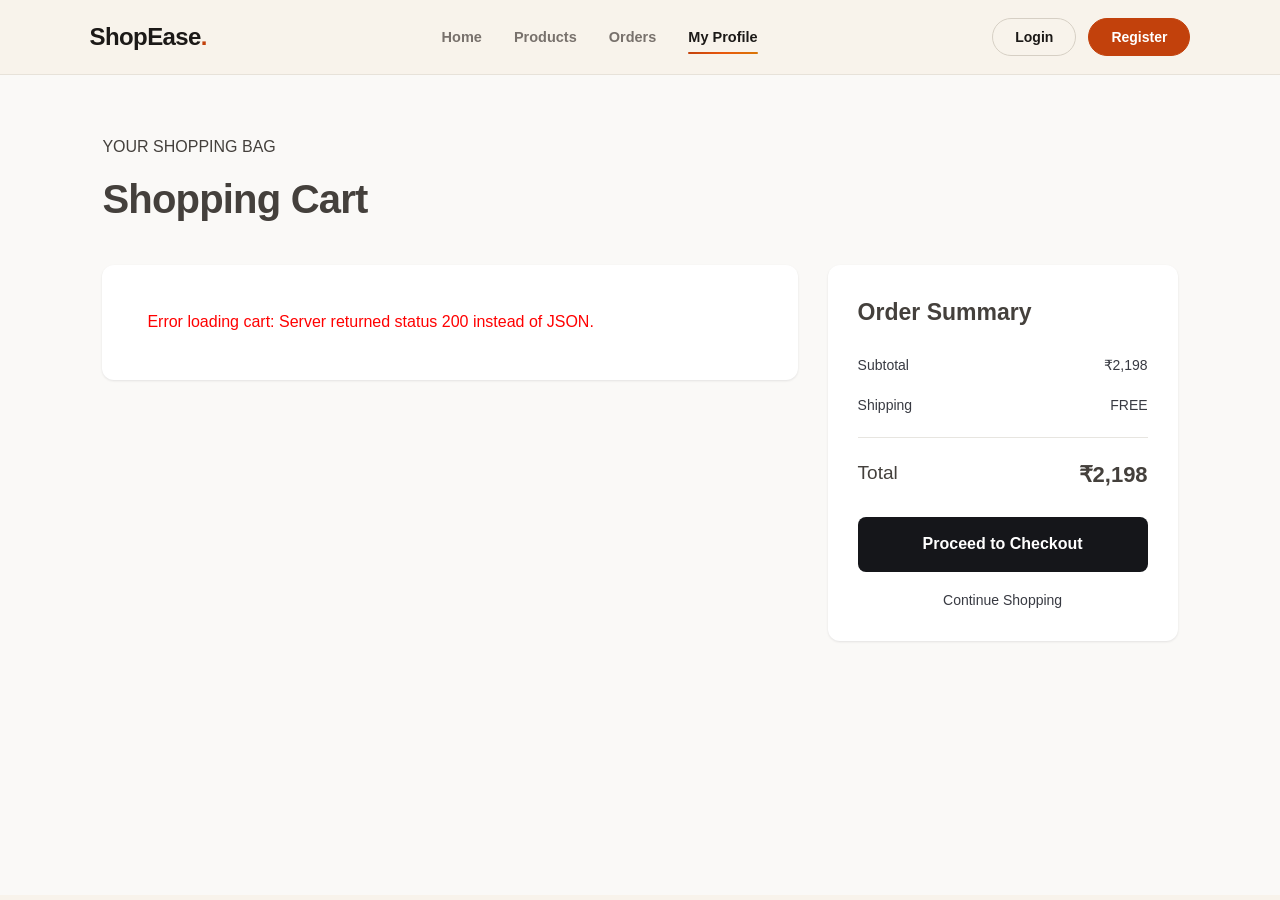
<file: cart.html>
<!DOCTYPE html>
<html lang="en">

<head>
    <meta charset="UTF-8">
    <meta name="viewport" content="width=device-width, initial-scale=1.0">

    <title>ShopEase - Shopping Cart</title>

    <link rel="stylesheet" href="css/style.css">
</head>

<body>

    <!-- =========================
         HEADER
    ========================== -->

    <header class="header">

        <a href="index.html" class="logo">ShopEase<span class="logo-dot">.</span></a>

       <nav class="navbar">
            <a href="index.html">Home</a>
            <a href="product.html">Products</a>
            <a href="orders.html">Orders</a>
            <a href="profile.html" class="active">My Profile</a>
        </nav>

        <div class="header-actions">

            <button
                class="login-btn"
                type="button"
                onclick="openModal('login')">
                Login
            </button>

            <button
                class="register-btn"
                type="button"
                onclick="openModal('register')">
                Register
            </button>

        </div>

    </header>


    <!-- =========================
         CART PAGE
    ========================== -->

    <main class="cart-page">

        <div class="cart-container">

            <div class="cart-heading">

                <p class="section-label">
                    YOUR SHOPPING BAG
                </p>

                <h1>
                    Shopping Cart
                </h1>

            </div>


            <div class="cart-content">

                <!-- =========================
                     CART ITEMS
                ========================== -->

                <section class="cart-items"><p style="text-align:center; padding: 40px; color:#666;">Loading cart...</p></section>


                <!-- =========================
                     CART SUMMARY
                ========================== -->

                <aside class="cart-summary">

                    <h2>
                        Order Summary
                    </h2>

                    <div class="summary-row">

                        <span>
                            Subtotal
                        </span>

                        <span id="cartSubtotal">
                            ₹2,198
                        </span>

                    </div>


                    <div class="summary-row">

                        <span>
                            Shipping
                        </span>

                        <span id="cartShipping">
                            FREE
                        </span>

                    </div>


                    <div class="summary-divider"></div>


                    <div class="summary-total">

                        <span>
                            Total
                        </span>

                        <strong id="cartTotal">
                            ₹2,198
                        </strong>

                    </div>


                    <a
                        href="checkout.html"
                        class="checkout-btn"
                        id="checkoutBtn">
                        Proceed to Checkout
                    </a>


                    <a
                        href="index.html#products"
                        class="continue-shopping">
                        Continue Shopping
                    </a>

                </aside>

            </div>

        </div>

    </main>


    <!-- =========================
         LOGIN / REGISTER MODAL
    ========================== -->

    <div class="modal-overlay" id="authModal">

        <div class="auth-modal">
            <button
                class="close-modal"
                type="button"
                onclick="closeModal()">
                &times;
            </button>

            <!-- LOGIN -->

            <div id="loginForm">
                <h2>Welcome Back</h2>
                <p>Login to your account</p>
                
                <form action="javascript:void(0);" method="POST" onsubmit="return false;">

                    <label for="loginEmail">
                        Email
                    </label>
                    <input
                        type="email"
                        id="loginEmail"
                        name="email"
                        placeholder="Enter your email"
                        required>

                    <label for="loginPassword">
                        Password
                    </label>
                    <input
                        type="password"
                        id="loginPassword"
                        name="password"
                        placeholder="Enter your password"
                        required>

                    <button
                        type="submit"
                        class="auth-submit">
                        Login
                    </button>

                </form>


                <div class="switch-form">
                    Don't have an account?

                    <button
                        type="button"
                        onclick="openModal('register')">
                        Register
                    </button>

                </div>

            </div>



            <!-- REGISTRATION -->

            <div id="registerForm">

                <h2>Create Account</h2>

                <p>
                    Register for a new account
                </p>

                <form action="javascript:void(0);" method="POST" onsubmit="return false;">
                    
                    <label for="registerName">Full Name</label>
                    <input
                        type="text"
                        id="registerName"
                        name="name"
                        placeholder="Enter your name"
                        required>

                    <label for="registerEmail">Email</label>
                    <input
                        type="email"
                        id="registerEmail"
                        name="email"
                        placeholder="Enter your email"
                        required>
        
                    <label for="registerPassword">Password</label>
                    <input
                        type="password"
                        id="registerPassword"
                        name="password"
                        placeholder="Create a password"
                        required>

                    <label for="confirmPassword">Confirm Password</label>
                    <input
                        type="password"
                        id="confirmPassword"
                        name="confirm_password"
                        placeholder="Confirm your password"
                        required>
                        
                    <button
                        type="submit"
                        class="auth-submit">
                        Register
                    </button>

                </form>


                <div class="switch-form">
                    Already have an account?

                    <button
                        type="button"
                        onclick="openModal('login')">
                        Login
                    </button>

                </div>

            </div>

        </div>

    </div>


    <!-- JavaScript -->

    <script src="js/images.js"></script>
    <script src="js/api-client.js"></script>
    <script src="js/script.js"></script>

    <script>
        function increaseCartQuantity(button) {
            const input = button.parentElement.querySelector("input");
            input.value = parseInt(input.value) + 1;
            recalculateCart();
        }

        function decreaseCartQuantity(button) {
            const input = button.parentElement.querySelector("input");
            if (parseInt(input.value) > 1) {
                input.value = parseInt(input.value) - 1;
                recalculateCart();
            }
        }

        function removeCartItem(button) {
            const item = button.closest(".cart-item");
            if (!item) return;

            item.classList.add("removing");
            setTimeout(() => {
                item.remove();
                recalculateCart();
            }, 260);
        }

        function recalculateCart() {
            const container = document.querySelector(".cart-items");
            if (!container) return;

            const items = container.querySelectorAll(".cart-item:not(.removing)");
            let subtotal = 0;

            items.forEach(item => {
                const price = parseInt(item.dataset.price) || 0;
                const qtyInput = item.querySelector("input");
                const qty = qtyInput ? (parseInt(qtyInput.value) || 1) : 1;
                subtotal += price * qty;
            });

            const subtotalEl = document.getElementById("cartSubtotal");
            const shippingEl = document.getElementById("cartShipping");
            const totalEl = document.getElementById("cartTotal");
            const checkoutBtn = document.getElementById("checkoutBtn");

            if (items.length === 0 || subtotal === 0) {
                container.innerHTML = `
                    <div class="empty-cart-state">
                        <div class="empty-cart-icon">🛒</div>
                        <h3 class="empty-cart-title">Your Shopping Bag is Empty</h3>
                        <p class="empty-cart-desc">Looks like you haven't added anything to your cart yet. Explore our catalog to find items.</p>
                        <a href="index.html#products" class="empty-cart-btn">Explore Catalog &rarr;</a>
                    </div>
                `;
                if (subtotalEl) subtotalEl.textContent = "₹0";
                if (shippingEl) shippingEl.textContent = "₹0";
                if (totalEl) totalEl.textContent = "₹0";
                if (checkoutBtn) {
                    checkoutBtn.style.pointerEvents = "none";
                    checkoutBtn.style.opacity = "0.45";
                }
                return;
            }

            const shipping = subtotal >= 999 ? 0 : 50;
            const total = subtotal + shipping;

            if (subtotalEl) subtotalEl.textContent = "₹" + subtotal.toLocaleString("en-IN");
            if (shippingEl) shippingEl.textContent = shipping === 0 ? "FREE" : "₹" + shipping;
            if (totalEl) totalEl.textContent = "₹" + total.toLocaleString("en-IN");
            if (checkoutBtn) {
                checkoutBtn.style.pointerEvents = "auto";
                checkoutBtn.style.opacity = "1";
            }
        }
    </script>

</body>

</html>
</file>
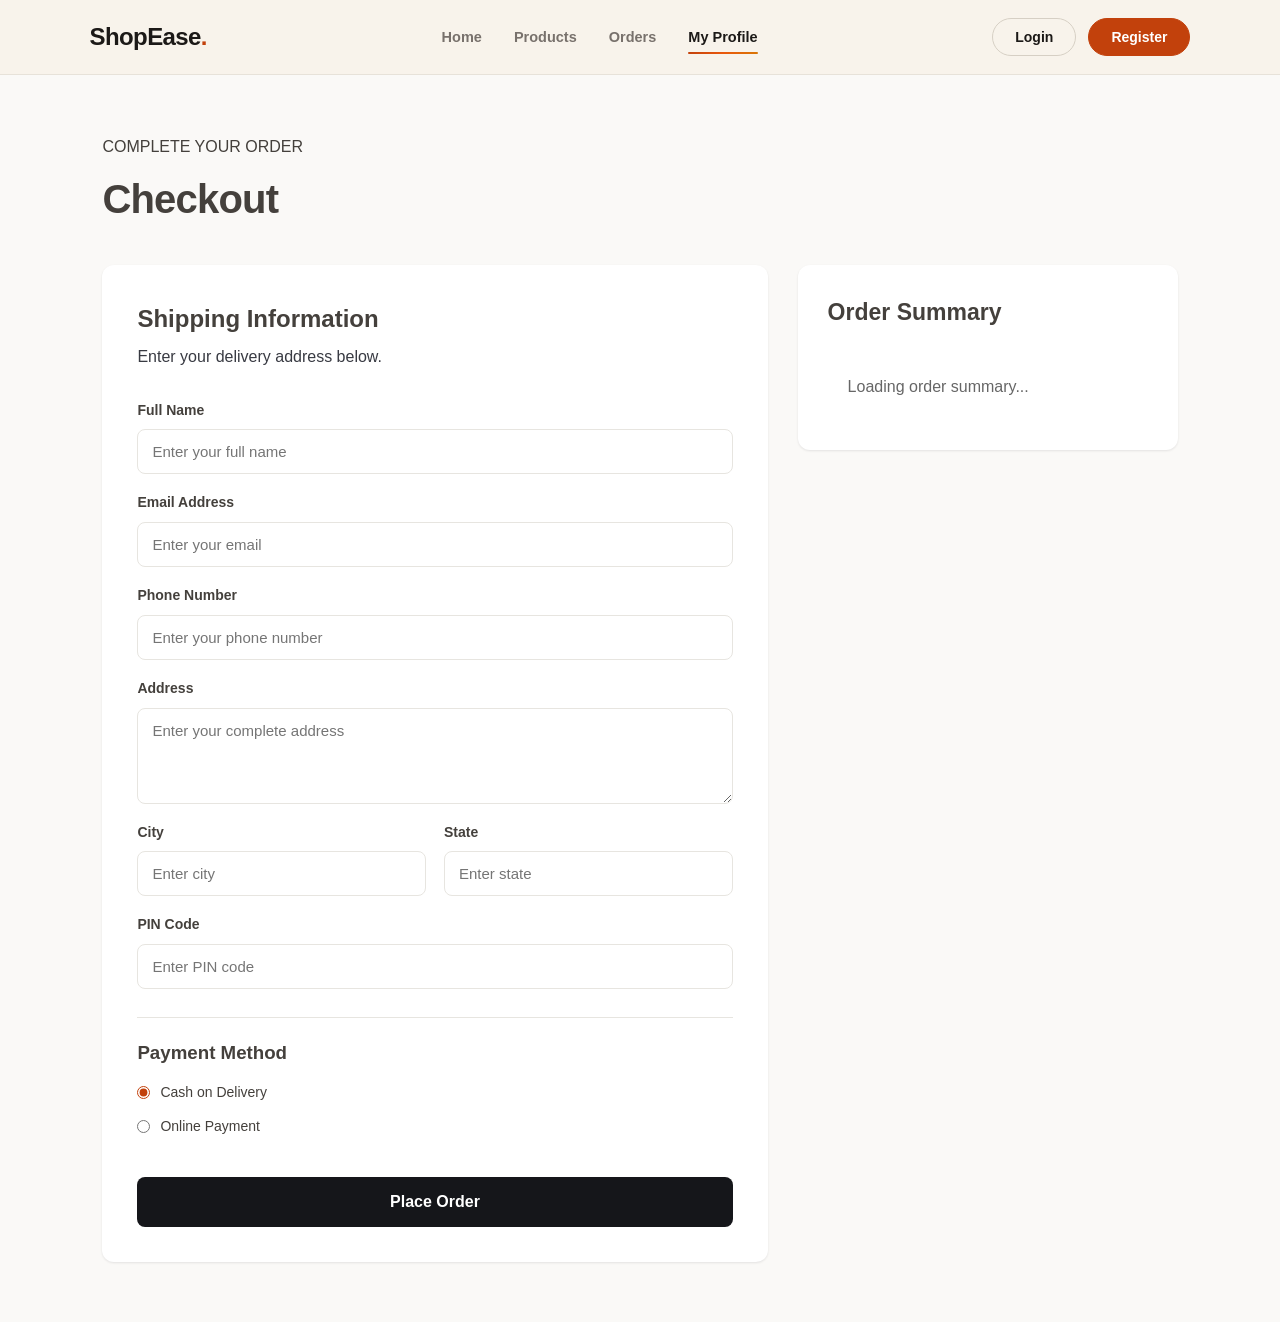
<file: checkout.html>
<!DOCTYPE html>
<html lang="en">

<head>
    <meta charset="UTF-8">
    <meta name="viewport" content="width=device-width, initial-scale=1.0">

    <title>ShopEase - Checkout</title>

    <link rel="stylesheet" href="css/style.css">
</head>

<body>

    <!-- =========================
         HEADER
    ========================== -->

    <header class="header">

        <a href="index.html" class="logo">ShopEase<span class="logo-dot">.</span></a>

        <nav class="navbar">
            <a href="index.html">Home</a>
            <a href="product.html">Products</a>
            <a href="orders.html">Orders</a>
            <a href="profile.html" class="active">My Profile</a>
        </nav>

        <div class="header-actions">

            <button
                class="login-btn"
                type="button"
                onclick="openModal('login')">
                Login
            </button>

            <button
                class="register-btn"
                type="button"
                onclick="openModal('register')">
                Register
            </button>

        </div>

    </header>


    <!-- =========================
         CHECKOUT PAGE
    ========================== -->

    <main class="checkout-page">

        <div class="checkout-container">

            <div class="checkout-heading">

                <p class="section-label">
                    COMPLETE YOUR ORDER
                </p>

                <h1>
                    Checkout
                </h1>

            </div>


            <div class="checkout-content">

                <!-- =========================
                     SHIPPING FORM
                ========================== -->

                <section class="checkout-form-section">

                    <h2>
                        Shipping Information
                    </h2>

                    <p class="checkout-description">
                        Enter your delivery address below.
                    </p>


                    <!--
                        BACKEND:
                        This form will later submit
                        the order information to PHP.
                    -->

                    <form action="javascript:void(0);"
                        method="POST" onsubmit="return false;"
                        class="checkout-form">


                        <!-- Full Name -->

                        <div class="form-group">

                            <label for="fullName">
                                Full Name
                            </label>

                            <input
                                type="text"
                                id="fullName"
                                name="full_name"
                                placeholder="Enter your full name"
                                required>

                        </div>


                        <!-- Email -->

                        <div class="form-group">

                            <label for="email">
                                Email Address
                            </label>

                            <input
                                type="email"
                                id="email"
                                name="email"
                                placeholder="Enter your email"
                                required>

                        </div>


                        <!-- Phone -->

                        <div class="form-group">

                            <label for="phone">
                                Phone Number
                            </label>

                            <input
                                type="tel"
                                id="phone"
                                name="phone"
                                placeholder="Enter your phone number"
                                required>

                        </div>


                        <!-- Address -->

                        <div class="form-group">

                            <label for="address">
                                Address
                            </label>

                            <textarea
                                id="address"
                                name="address"
                                rows="4"
                                placeholder="Enter your complete address"
                                required></textarea>

                        </div>


                        <!-- City + State -->

                        <div class="form-row">

                            <div class="form-group">

                                <label for="city">
                                    City
                                </label>

                                <input
                                    type="text"
                                    id="city"
                                    name="city"
                                    placeholder="Enter city"
                                    required>

                            </div>


                            <div class="form-group">

                                <label for="state">
                                    State
                                </label>

                                <input
                                    type="text"
                                    id="state"
                                    name="state"
                                    placeholder="Enter state"
                                    required>

                            </div>

                        </div>


                        <!-- PIN Code -->

                        <div class="form-group">

                            <label for="pincode">
                                PIN Code
                            </label>

                            <input
                                type="text"
                                id="pincode"
                                name="pincode"
                                placeholder="Enter PIN code"
                                required>

                        </div>


                        <!-- Payment Method -->

                        <div class="payment-section">

                            <h3>
                                Payment Method
                            </h3>

                            <label class="payment-option">

                                <input
                                    type="radio"
                                    name="payment_method"
                                    value="cod"
                                    checked>

                                <span>
                                    Cash on Delivery
                                </span>

                            </label>

                            <label class="payment-option">

                                <input
                                    type="radio"
                                    name="payment_method"
                                    value="online">

                                <span>
                                    Online Payment
                                </span>

                            </label>

                        </div>


                        <!-- Submit -->

                        <button
                            type="submit"
                            class="place-order-btn">

                            Place Order

                        </button>

                    </form>

                </section>


                <!-- =========================
                     ORDER SUMMARY
                ========================== -->

                <aside class="checkout-summary"><h2>Order Summary</h2><p style="padding:20px; color:#666;">Loading order summary...</p></aside>

            </div>

        </div>

    </main>


    <!-- =========================
         LOGIN / REGISTER MODAL
    ========================== -->

    <div class="modal-overlay" id="authModal">

        <div class="auth-modal">
            <button
                class="close-modal"
                type="button"
                onclick="closeModal()">
                &times;
            </button>

            <!-- LOGIN -->

            <div id="loginForm">
                <h2>Welcome Back</h2>
                <p>Login to your account</p>
                
                <form action="javascript:void(0);" method="POST" onsubmit="return false;">

                    <label for="loginEmail">
                        Email
                    </label>
                    <input
                        type="email"
                        id="loginEmail"
                        name="email"
                        placeholder="Enter your email"
                        required>

                    <label for="loginPassword">
                        Password
                    </label>
                    <input
                        type="password"
                        id="loginPassword"
                        name="password"
                        placeholder="Enter your password"
                        required>

                    <button
                        type="submit"
                        class="auth-submit">
                        Login
                    </button>

                </form>


                <div class="switch-form">
                    Don't have an account?

                    <button
                        type="button"
                        onclick="openModal('register')">
                        Register
                    </button>

                </div>

            </div>



            <!-- REGISTRATION -->

            <div id="registerForm">

                <h2>Create Account</h2>

                <p>
                    Register for a new account
                </p>

                <form action="javascript:void(0);" method="POST" onsubmit="return false;">
                    
                    <label for="registerName">Full Name</label>
                    <input
                        type="text"
                        id="registerName"
                        name="name"
                        placeholder="Enter your name"
                        required>

                    <label for="registerEmail">Email</label>
                    <input
                        type="email"
                        id="registerEmail"
                        name="email"
                        placeholder="Enter your email"
                        required>
        
                    <label for="registerPassword">Password</label>
                    <input
                        type="password"
                        id="registerPassword"
                        name="password"
                        placeholder="Create a password"
                        required>

                    <label for="confirmPassword">Confirm Password</label>
                    <input
                        type="password"
                        id="confirmPassword"
                        name="confirm_password"
                        placeholder="Confirm your password"
                        required>
                        
                    <button
                        type="submit"
                        class="auth-submit">
                        Register
                    </button>

                </form>


                <div class="switch-form">
                    Already have an account?

                    <button
                        type="button"
                        onclick="openModal('login')">
                        Login
                    </button>

                </div>

            </div>

        </div>

    </div>


    <script src="js/images.js"></script>
    <script src="js/api-client.js"></script>
    <script src="js/script.js"></script>

</body>

</html>
</file>
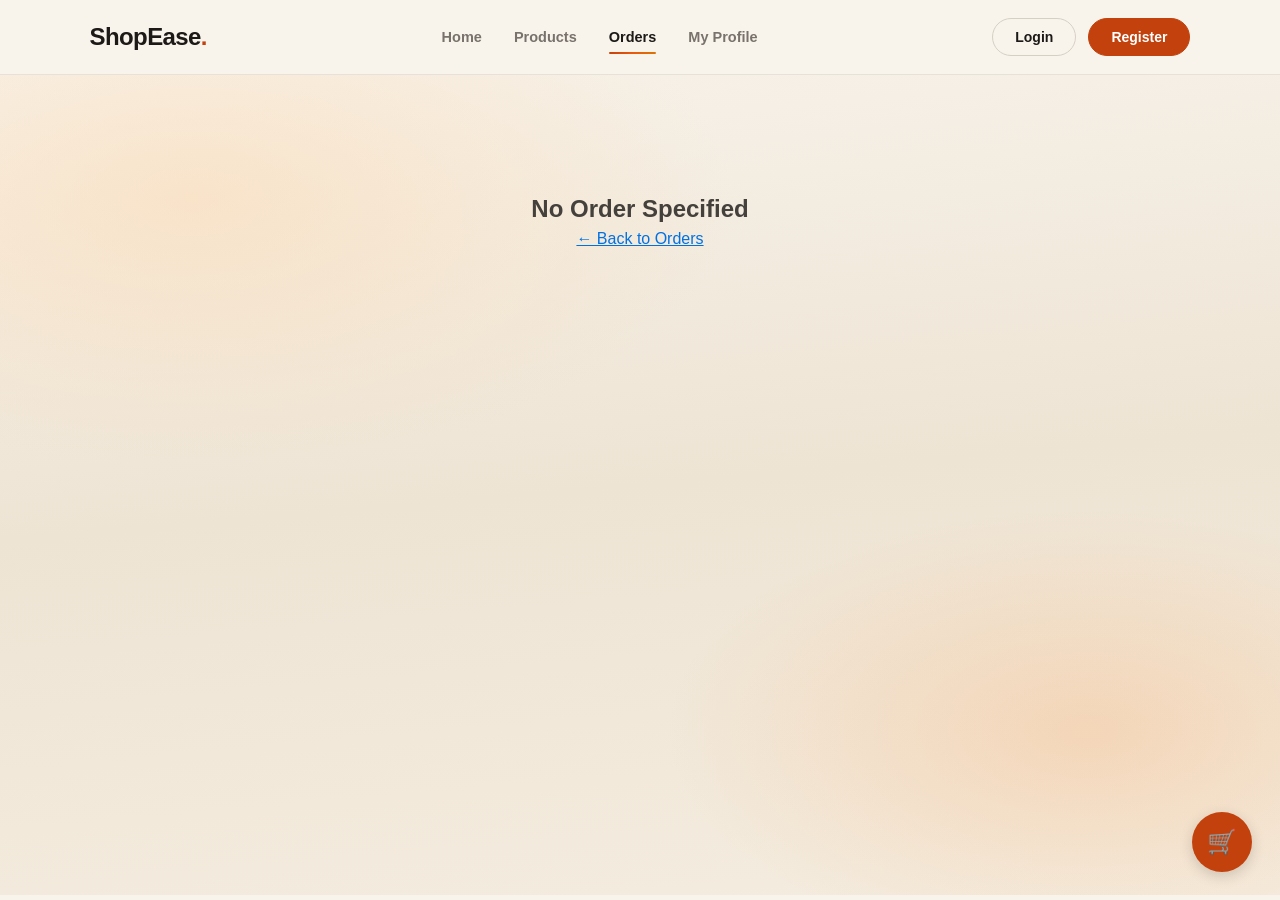
<file: order-details.html>
<!DOCTYPE html>
<html lang="en">

<head>
    <meta charset="UTF-8">
    <meta name="viewport" content="width=device-width, initial-scale=1.0">

    <title>ShopEase - Order Details</title>

    <link rel="stylesheet" href="css/style.css">
</head>

<body>

    <!-- =========================
         HEADER
    ========================== -->

    <header class="header">

        <a href="index.html" class="logo">ShopEase<span class="logo-dot">.</span></a>

        <nav class="navbar">
            <a href="index.html">Home</a>
            <a href="index.html#products">Products</a>
            <a href="orders.html" class="active">Orders</a>
            <a href="profile.html">My Profile</a>

        </nav>

        <div class="header-actions">

            <button
                class="login-btn"
                type="button"
                onclick="openModal('login')">
                Login
            </button>

            <button
                class="register-btn"
                type="button"
                onclick="openModal('register')">
                Register
            </button>

        </div>

    </header>


    <!-- =========================
         ORDER DETAILS
    ========================== -->

    <main class="order-details-page">

        <div class="order-details-container">


            <!-- =========================
                 PAGE HEADING
            ========================== -->

            <div class="order-details-heading">

                <div>

                    <p class="section-label">
                        ORDER INFORMATION
                    </p>

                    <h1>
                        Order Details
                    </h1>

                </div>

                <a
                    href="orders.html"
                    class="back-orders-btn">
                    ← Back to Orders
                </a>

            </div>


            <!-- =========================
                 ORDER HEADER
            ========================== -->

            <section class="order-info-card"><p style="padding:20px; color:#666;">Loading order info...</p></section>


            <div class="order-details-grid">


                <!-- =========================
                     ORDERED PRODUCTS
                ========================== -->

                <section class="ordered-products"><h2>Ordered Products</h2><p style="padding:20px; color:#666;">Loading items...</p></section>


                <!-- =========================
                     SHIPPING ADDRESS
                ========================== -->

                <section class="shipping-address-card">

                    <h2>
                        Shipping Address
                    </h2>

                    <div class="address-box"><p>Loading delivery address...</p></div>

                </section>


                <!-- =========================
                     ORDER SUMMARY
                ========================== -->

                <section class="order-total-card">

                    <h2>
                        Order Summary
                    </h2>


                    <div class="order-total-row">

                        <span>
                            Subtotal
                        </span>

                        <span>
                            ₹2,198
                        </span>

                    </div>


                    <div class="order-total-row">

                        <span>
                            Shipping
                        </span>

                        <span>
                            ₹50
                        </span>

                    </div>


                    <div class="order-total-divider"></div>


                    <div class="order-final-total">

                        <span>
                            Total
                        </span>

                        <strong>
                            ₹2,248
                        </strong>

                    </div>

                </section>

            </div>

        </div>

    </main>


    <!-- =========================
         FLOATING CART
    ========================== -->

    <a href="cart.html" class="floating-cart" aria-label="Shopping Cart">
        <span class="cart-icon">
            🛒
        </span>
    </a>


    <!-- =========================
         LOGIN / REGISTER MODAL
    ========================== -->
    <div class="modal-overlay" id="authModal">

        <div class="auth-modal">
            <button
                class="close-modal"
                type="button"
                onclick="closeModal()">
                &times;
            </button>

            <!-- LOGIN -->

            <div id="loginForm">
                <h2>Welcome Back</h2>
                <p>Login to your account</p>
                
                <form action="login.php" method="POST">

                    <label for="loginEmail">
                        Email
                    </label>
                    <input
                        type="email"
                        id="loginEmail"
                        name="email"
                        placeholder="Enter your email"
                        required>

                    <label for="loginPassword">
                        Password
                    </label>
                    <input
                        type="password"
                        id="loginPassword"
                        name="password"
                        placeholder="Enter your password"
                        required>

                    <button
                        type="submit"
                        class="auth-submit">
                        Login
                    </button>

                </form>


                <div class="switch-form">
                    Don't have an account?

                    <button
                        type="button"
                        onclick="openModal('register')">
                        Register
                    </button>

                </div>

            </div>



            <!-- REGISTRATION -->

            <div id="registerForm">

                <h2>Create Account</h2>

                <p>
                    Register for a new account
                </p>

                <form action="register.php" method="POST">
                    
                    <label for="registerName">Full Name</label>
                    <input
                        type="text"
                        id="registerName"
                        name="name"
                        placeholder="Enter your name"
                        required>

                    <label for="registerEmail">Email</label>
                    <input
                        type="email"
                        id="registerEmail"
                        name="email"
                        placeholder="Enter your email"
                        required>
        
                    <label for="registerPassword">Password</label>
                    <input
                        type="password"
                        id="registerPassword"
                        name="password"
                        placeholder="Create a password"
                        required>

                    <label for="confirmPassword">Confirm Password</label>
                    <input
                        type="password"
                        id="confirmPassword"
                        name="confirm_password"
                        placeholder="Confirm your password"
                        required>
                        
                    <button
                        type="submit"
                        class="auth-submit">
                        Register
                    </button>

                </form>


                <div class="switch-form">
                    Already have an account?

                    <button
                        type="button"
                        onclick="openModal('login')">
                        Login
                    </button>

                </div>

            </div>

        </div>

    </div>


    <script src="js/images.js"></script>
    <script src="js/api-client.js"></script>
    <script src="js/script.js"></script>

</body>

</html>
</file>
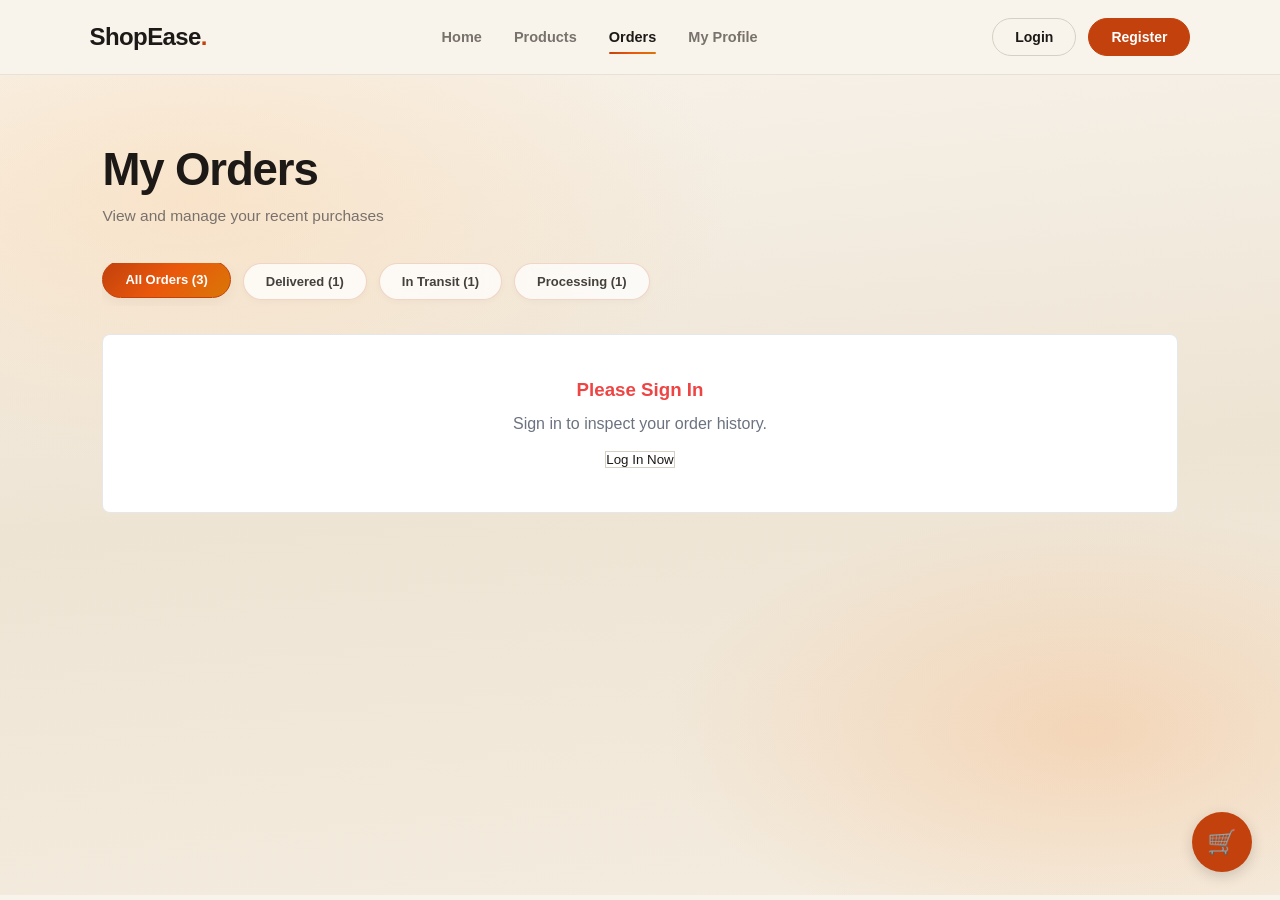
<file: orders.html>
<!DOCTYPE html>
<html lang="en">

<head>
    <meta charset="UTF-8">
    <meta name="viewport" content="width=device-width, initial-scale=1.0">

    <title>ShopEase - Order History</title>

    <link rel="stylesheet" href="css/style.css">
</head>

<body>

    <!-- =========================
         HEADER
    ========================== -->

    <header class="header">

        <a href="index.html" class="logo">ShopEase<span class="logo-dot">.</span></a>

        <nav class="navbar">
            <a href="index.html">Home</a>
            <a href="index.html#products">Products</a>
            <a href="orders.html" class="active">Orders</a>
            <a href="profile.html">My Profile</a>
        </nav>

        <div class="header-actions">

            <button class="login-btn" type="button" onclick="openModal('login')">
                Login
            </button>

            <button class="register-btn" type="button" onclick="openModal('register')">
                Register
            </button>

        </div>

    </header>

    <!-- =========================
         ORDER HISTORY
    ========================== -->

    <main class="orders-page">

        <div class="orders-container">

            <div class="orders-heading">
                <h1>My Orders</h1>
                <p>View and manage your recent purchases</p>
            </div>

            <!-- Status Filter Bar -->
            <div class="orders-filter-bar">
                <button data-filter="all" type="button" class="order-filter-pill active" onclick="filterOrders('all', this)">
                    All Orders (3)
                </button>
                <button data-filter="delivered" type="button" class="order-filter-pill" onclick="filterOrders('delivered', this)">
                    Delivered (1)
                </button>
                <button data-filter="transit" type="button" class="order-filter-pill" onclick="filterOrders('shipped', this)">
                    In Transit (1)
                </button>
                <button data-filter="processing" type="button" class="order-filter-pill" onclick="filterOrders('processing', this)">
                    Processing (1)
                </button>
            </div>

            <!-- =========================
                 ORDER LIST
            ========================== -->

            <section class="orders-list" id="ordersList">

                <!-- ORDER 1 -->
                <article class="order-card" data-status="delivered">

                    <div class="order-card-header">
                        <div>
                            <span class="order-label">Placed on 02 Sep 2026</span>
                            <h3>#ORD1001</h3>
                        </div>
                        <div class="order-status delivered">
                            <span class="status-dot-icon">✓</span> Delivered
                        </div>
                    </div>

                    <!-- Products Preview -->
                    <div class="order-items-preview">
                        <div class="order-thumb-wrap">
                            <img src="https://images.unsplash.com/photo-1546435770-a3e426bf472b?auto=format&fit=crop&w=300&q=80" data-img="p1" alt="Wireless Headphones">
                            <span class="order-thumb-qty">1×</span>
                        </div>
                        <div class="order-thumb-wrap">
                            <img src="images/running-shoes.jpg" data-img="p2" alt="Running Shoes">
                            <span class="order-thumb-qty">1×</span>
                        </div>
                        <div class="order-items-text">
                            <h4>Wireless Headphones, Running Shoes</h4>
                            <span>2 items in this order</span>
                        </div>
                    </div>

                    <div class="order-card-details">
                        <div>
                            <span>Items Count</span>
                            <strong>2 Products</strong>
                        </div>
                        <div>
                            <span>Payment Method</span>
                            <strong>UPI / NetBanking</strong>
                        </div>
                        <div>
                            <span>Total Amount</span>
                            <strong class="order-total-val">₹2,248</strong>
                        </div>
                    </div>

                    <div class="order-card-footer">
                        <div class="order-actions-row">
                            <a href="order-details.html" class="view-order-btn">View Details &rarr;</a>
                        </div>
                    </div>

                </article>

                <!-- ORDER 2 -->
                <article class="order-card" data-status="shipped">

                    <div class="order-card-header">
                        <div>
                            <span class="order-label">Placed on 28 Aug 2026</span>
                            <h3>#ORD1000</h3>
                        </div>
                        <div class="order-status shipped">
                            In Transit
                        </div>
                    </div>

                    <!-- Products Preview -->
                    <div class="order-items-preview">
                        <div class="order-thumb-wrap">
                            <img src="https://images.unsplash.com/photo-1507473885765-e6ed057f782c?auto=format&fit=crop&w=300&q=80" data-img="p3" alt="Modern Table Lamp">
                            <span class="order-thumb-qty">1×</span>
                        </div>
                        <div class="order-items-text">
                            <h4>Modern Table Lamp</h4>
                            <span>1 item in this order</span>
                        </div>
                    </div>

                    <div class="order-card-details">
                        <div>
                            <span>Items Count</span>
                            <strong>1 Product</strong>
                        </div>
                        <div>
                            <span>Payment Method</span>
                            <strong>Credit Card</strong>
                        </div>
                        <div>
                            <span>Total Amount</span>
                            <strong class="order-total-val">₹1,599</strong>
                        </div>
                    </div>

                    <div class="order-card-footer">
                        <div class="order-actions-row">
                            <a href="order-details.html" class="view-order-btn">View Details &rarr;</a>
                        </div>
                    </div>

                </article>

                <!-- ORDER 3 -->
                <article class="order-card" data-status="processing">

                    <div class="order-card-header">
                        <div>
                            <span class="order-label">Placed on 25 Aug 2026</span>
                            <h3>#ORD0999</h3>
                        </div>
                        <div class="order-status processing">
                            Processing
                        </div>
                    </div>

                    <!-- Products Preview -->
                    <div class="order-items-preview">
                        <div class="order-thumb-wrap">
                            <img src="https://images.unsplash.com/photo-1523275335684-37898b6baf30?auto=format&fit=crop&w=300&q=80" data-img="p4" alt="Smart Watch">
                            <span class="order-thumb-qty">1×</span>
                        </div>
                        <div class="order-items-text">
                            <h4>Sapphire Smart Watch</h4>
                            <span>1 item in this order</span>
                        </div>
                    </div>

                    <div class="order-card-details">
                        <div>
                            <span>Items Count</span>
                            <strong>1 Product</strong>
                        </div>
                        <div>
                            <span>Payment Method</span>
                            <strong>UPI</strong>
                        </div>
                        <div>
                            <span>Total Amount</span>
                            <strong class="order-total-val">₹2,499</strong>
                        </div>
                    </div>

                    <div class="order-card-footer">
                        <div class="order-actions-row">
                            <a href="order-details.html" class="view-order-btn">View Details &rarr;</a>
                        </div>
                    </div>

                </article>

            </section>

        </div>

    </main>

    <!-- =========================
         FLOATING CART
    ========================== -->

    <a href="cart.html" class="floating-cart" aria-label="Shopping Cart">
        <span class="cart-icon">
            🛒
        </span>
    </a>

    <!-- =========================
         LOGIN / REGISTER MODAL
    ========================== -->

    <div class="modal-overlay" id="authModal">

        <div class="auth-modal">
            <button class="close-modal" type="button" onclick="closeModal()">
                &times;
            </button>

            <!-- LOGIN -->

            <div id="loginForm">
                <h2>Welcome Back</h2>
                <p>Login to your account</p>

                <form action="login.php" method="POST">

                    <label for="loginEmail">
                        Email
                    </label>
                    <input type="email" id="loginEmail" name="email" placeholder="Enter your email" required>

                    <label for="loginPassword">
                        Password
                    </label>
                    <input type="password" id="loginPassword" name="password" placeholder="Enter your password"
                        required>

                    <button type="submit" class="auth-submit">
                        Login
                    </button>

                </form>

                <div class="switch-form">
                    Don't have an account?

                    <button type="button" onclick="openModal('register')">
                        Register
                    </button>

                </div>

            </div>

            <!-- REGISTRATION -->

            <div id="registerForm">

                <h2>Create Account</h2>

                <p>
                    Register for a new account
                </p>

                <form action="register.php" method="POST">

                    <label for="registerName">Full Name</label>
                    <input type="text" id="registerName" name="name" placeholder="Enter your name" required>

                    <label for="registerEmail">Email</label>
                    <input type="email" id="registerEmail" name="email" placeholder="Enter your email" required>

                    <label for="registerPassword">Password</label>
                    <input type="password" id="registerPassword" name="password" placeholder="Create a password"
                        required>

                    <label for="confirmPassword">Confirm Password</label>
                    <input type="password" id="confirmPassword" name="confirm_password"
                        placeholder="Confirm your password" required>

                    <button type="submit" class="auth-submit">
                        Register
                    </button>

                </form>

                <div class="switch-form">
                    Already have an account?

                    <button type="button" onclick="openModal('login')">
                        Login
                    </button>

                </div>

            </div>

        </div>

    </div>

    <script src="js/images.js"></script>
    <script src="js/api-client.js"></script>
    <script src="js/script.js"></script>

</body>

</html>
</file>
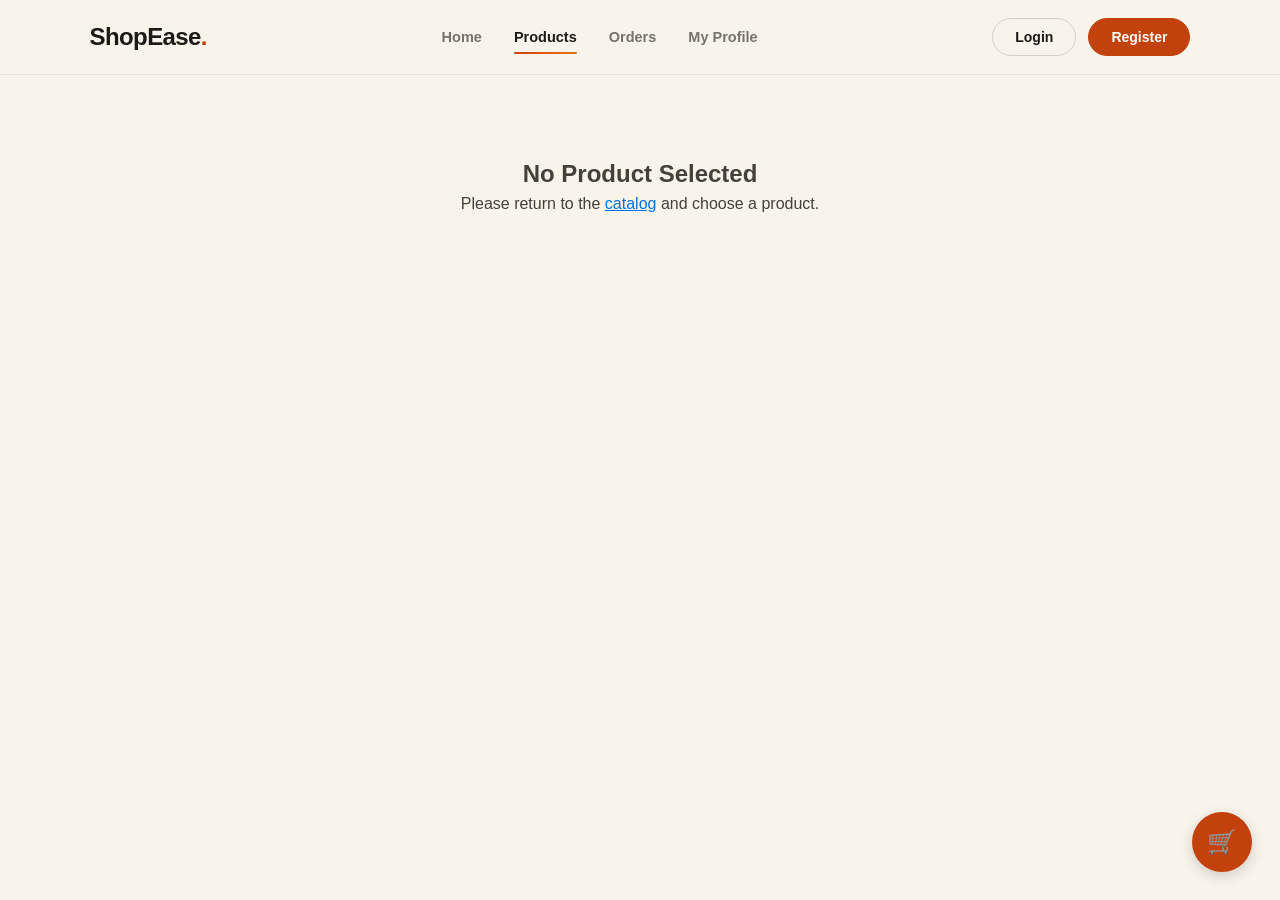
<file: product.html>
<!DOCTYPE html>
<html lang="en">

<head>
    <meta charset="UTF-8">
    <meta name="viewport" content="width=device-width, initial-scale=1.0">

    <title>ShopEase - Product Details</title>

    <link rel="stylesheet" href="css/style.css">
</head>

<body>

    <!-- =========================
         HEADER
    ========================== -->

    <header class="header">

        <a href="index.html" class="logo">ShopEase<span class="logo-dot">.</span></a>

        <nav class="navbar">
            <a href="index.html">Home</a>
            <a href="index.html#products" class="active">Products</a>
            <a href="orders.html"> Orders</a>
            <a href="profile.html">My Profile</a>
        </nav>

        <div class="header-actions">

            <button
                class="login-btn"
                type="button"
                onclick="openModal('login')">
                Login
            </button>

            <button
                class="register-btn"
                type="button"
                onclick="openModal('register')">
                Register
            </button>

        </div>

    </header>


    <!-- =========================
         PRODUCT DETAILS
    ========================== -->

    <main class="product-detail-page">

        <div class="product-detail-container">

            <a href="index.html#products" class="back-link">&larr; Back to Products</a>

            <div class="product-detail-grid">

                <!-- Product Image -->
                <div class="product-detail-visual">
                    <div class="product-detail-image-wrap">
                        <img id="pd-image" data-img="p1" alt="Product Image">
                    </div>
                </div>

                <!-- Product Information -->
                <div class="product-detail-info">

                    <span class="product-category" id="pd-category">Category</span>

                    <h1 id="pd-title">Product Name</h1>

                    <div class="product-detail-price" id="pd-price">₹0</div>

                    <p class="product-detail-description" id="pd-description">Product description</p>

                    <!-- Quantity -->
                    <div class="quantity-section">
                        <label for="quantity">Quantity</label>
                        <div class="quantity-control">
                            <button type="button" aria-label="Decrease" onclick="decreaseQuantity()">−</button>
                            <input type="number" id="quantity" name="quantity" value="1" min="1" readonly>
                            <button type="button" aria-label="Increase" onclick="increaseQuantity()">+</button>
                        </div>
                    </div>

                    <!-- Add To Cart Form -->
                    <form action="javascript:void(0);" method="POST" onsubmit="return false;" class="add-cart-form">
                        <input type="hidden" name="product_id" id="pd-product-id" value="1">
                        <input type="hidden" name="quantity" id="cartQuantity" value="1">
                        <button type="submit" class="add-cart-btn" id="addToCartBtn">
                            Add to Cart
                        </button>
                    </form>

                </div>

            </div>

        </div>

    </main>


    <!-- =========================
         FLOATING CART
    ========================== -->

    <a href="cart.html" class="floating-cart" aria-label="Shopping Cart">
        <span class="cart-icon">🛒</span>
    </a>


    <!-- =========================
         LOGIN / REGISTER MODAL
    ========================== -->

    
    <div class="modal-overlay" id="authModal">

        <div class="auth-modal">
            <button
                class="close-modal"
                type="button"
                onclick="closeModal()">
                &times;
            </button>

            <!-- LOGIN -->

            <div id="loginForm">
                <h2>Welcome Back</h2>
                <p>Login to your account</p>
                
                <form action="javascript:void(0);" method="POST" onsubmit="return false;">

                    <label for="loginEmail">
                        Email
                    </label>
                    <input
                        type="email"
                        id="loginEmail"
                        name="email"
                        placeholder="Enter your email"
                        required>

                    <label for="loginPassword">
                        Password
                    </label>
                    <input
                        type="password"
                        id="loginPassword"
                        name="password"
                        placeholder="Enter your password"
                        required>

                    <button
                        type="submit"
                        class="auth-submit">
                        Login
                    </button>

                </form>


                <div class="switch-form">
                    Don't have an account?

                    <button
                        type="button"
                        onclick="openModal('register')">
                        Register
                    </button>

                </div>

            </div>



            <!-- REGISTRATION -->

            <div id="registerForm">

                <h2>Create Account</h2>

                <p>
                    Register for a new account
                </p>

                <form action="javascript:void(0);" method="POST" onsubmit="return false;">
                    
                    <label for="registerName">Full Name</label>
                    <input
                        type="text"
                        id="registerName"
                        name="name"
                        placeholder="Enter your name"
                        required>

                    <label for="registerEmail">Email</label>
                    <input
                        type="email"
                        id="registerEmail"
                        name="email"
                        placeholder="Enter your email"
                        required>
        
                    <label for="registerPassword">Password</label>
                    <input
                        type="password"
                        id="registerPassword"
                        name="password"
                        placeholder="Create a password"
                        required>

                    <label for="confirmPassword">Confirm Password</label>
                    <input
                        type="password"
                        id="confirmPassword"
                        name="confirm_password"
                        placeholder="Confirm your password"
                        required>
                        
                    <button
                        type="submit"
                        class="auth-submit">
                        Register
                    </button>

                </form>


                <div class="switch-form">
                    Already have an account?

                    <button
                        type="button"
                        onclick="openModal('login')">
                        Login
                    </button>

                </div>

            </div>

        </div>

    </div>


    <!-- JavaScript -->

    <script src="js/images.js"></script>
    <script src="js/api-client.js"></script>
    <script src="js/script.js"></script>

    <script src="js/products-data.js"></script>
    <script src="js/product-detail.js"></script>

    <script>

        function increaseQuantity() {
            const quantity =
                document.getElementById("quantity");

            const cartQuantity =
                document.getElementById("cartQuantity");

            quantity.value =
                parseInt(quantity.value) + 1;

            cartQuantity.value =
                quantity.value;
        }


        function decreaseQuantity() {
            const quantity =
                document.getElementById("quantity");

            const cartQuantity =
                document.getElementById("cartQuantity");

            if (parseInt(quantity.value) > 1) {

                quantity.value =
                    parseInt(quantity.value) - 1;

                cartQuantity.value =
                    quantity.value;
            }
        }

    </script>

</body>

</html>
</file>
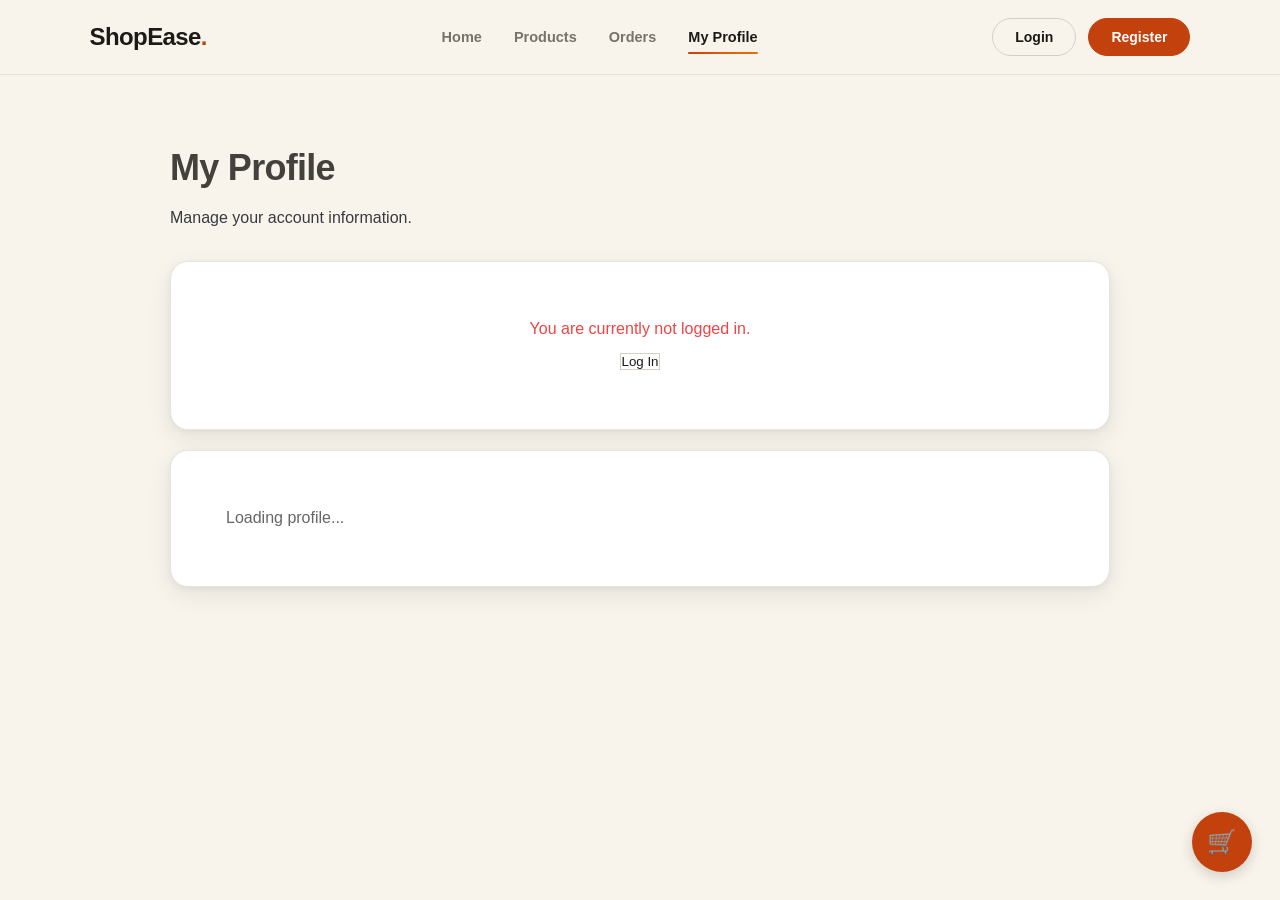
<file: profile.html>
<!DOCTYPE html>
<html lang="en">

<head>

    <meta charset="UTF-8">
    <meta name="viewport" content="width=device-width, initial-scale=1.0">

    <title>ShopEase - My Profile</title>

    <link rel="stylesheet" href="css/style.css">

</head>

<body>


    <!-- HEADER -->

    <header class="header">

        <a href="index.html" class="logo">ShopEase<span class="logo-dot">.</span></a>

        <nav class="navbar">
            <a href="index.html">Home</a>
            <a href="product.html">Products</a>
            <a href="orders.html">Orders</a>
            <a href="profile.html" class="active">My Profile</a>

        </nav>

        <div class="header-actions">

            <button
                class="login-btn"
                type="button"
                onclick="openModal('login')">

                Login

            </button>

            <button
                class="register-btn"
                type="button"
                onclick="openModal('register')">

                Register

            </button>

        </div>

    </header>



    <!-- PROFILE -->

    <main class="profile-page">

        <div class="profile-heading">
            <h1>My Profile</h1>

            <p>Manage your account information.</p>
        </div>



        <!-- ACCOUNT DETAILS -->

        <section class="profile-card">

            <div class="profile-details"><p style="padding:20px; color:#666;">Loading profile...</p></div>
        </section>



        <!-- PASSWORD -->

        <section class="profile-card">

            <div class="profile-details"><p style="padding:20px; color:#666;">Loading profile...</p></div>
        </section>


    </main>

    <!-- FLOATING CART -->

    <a href="cart.html" class="floating-cart" aria-label="Shopping Cart">
        <span class="cart-icon">
            🛒
        </span>
    </a>


    <!-- LOGIN / REGISTER MODAL -->

    <div class="modal-overlay" id="authModal">

        <div class="auth-modal">
            <button
                class="close-modal"
                type="button"
                onclick="closeModal()">
                &times;
            </button>

            <!-- LOGIN -->

            <div id="loginForm">
                <h2>
                    Welcome Back
                </h2>
                <p>
                    Login to your account
                </p>
                <form action="login.php" method="POST">

                    <label for="loginEmail">
                        Email
                    </label>
                    <input
                        type="email"
                        id="loginEmail"
                        name="email"
                        placeholder="Enter your email"
                        required>

                    <label for="loginPassword">
                        Password
                    </label>
                    <input
                        type="password"
                        id="loginPassword"
                        name="password"
                        placeholder="Enter your password"
                        required>

                    <button
                        type="submit"
                        class="auth-submit">
                        Login
                    </button>

                </form>


                <div class="switch-form">
                    Don't have an account?

                    <button
                        type="button"
                        onclick="openModal('register')">
                        Register
                    </button>

                </div>

            </div>



            <!-- REGISTRATION -->

            <div id="registerForm">

                <h2>Create Account</h2>

                <p>
                    Register for a new account
                </p>

                <form action="register.php" method="POST">
                    
                    <label for="registerName">Full Name</label>
                    <input
                        type="text"
                        id="registerName"
                        name="name"
                        placeholder="Enter your name"
                        required>

                    <label for="registerEmail">Email</label>
                    <input
                        type="email"
                        id="registerEmail"
                        name="email"
                        placeholder="Enter your email"
                        required>
        
                    <label for="registerPassword">Password</label>
                    <input
                        type="password"
                        id="registerPassword"
                        name="password"
                        placeholder="Create a password"
                        required>

                    <label for="confirmPassword">Confirm Password</label>
                    <input
                        type="password"
                        id="confirmPassword"
                        name="confirm_password"
                        placeholder="Confirm your password"
                        required>
                        
                    <button
                        type="submit"
                        class="auth-submit">
                        Register
                    </button>

                </form>


                <div class="switch-form">
                    Already have an account?

                    <button
                        type="button"
                        onclick="openModal('login')">
                        Login
                    </button>

                </div>

            </div>

        </div>

    </div>
    

    <script src="js/api-client.js"></script>
    <script src="js/script.js"></script>

</body>

</html>
</file>
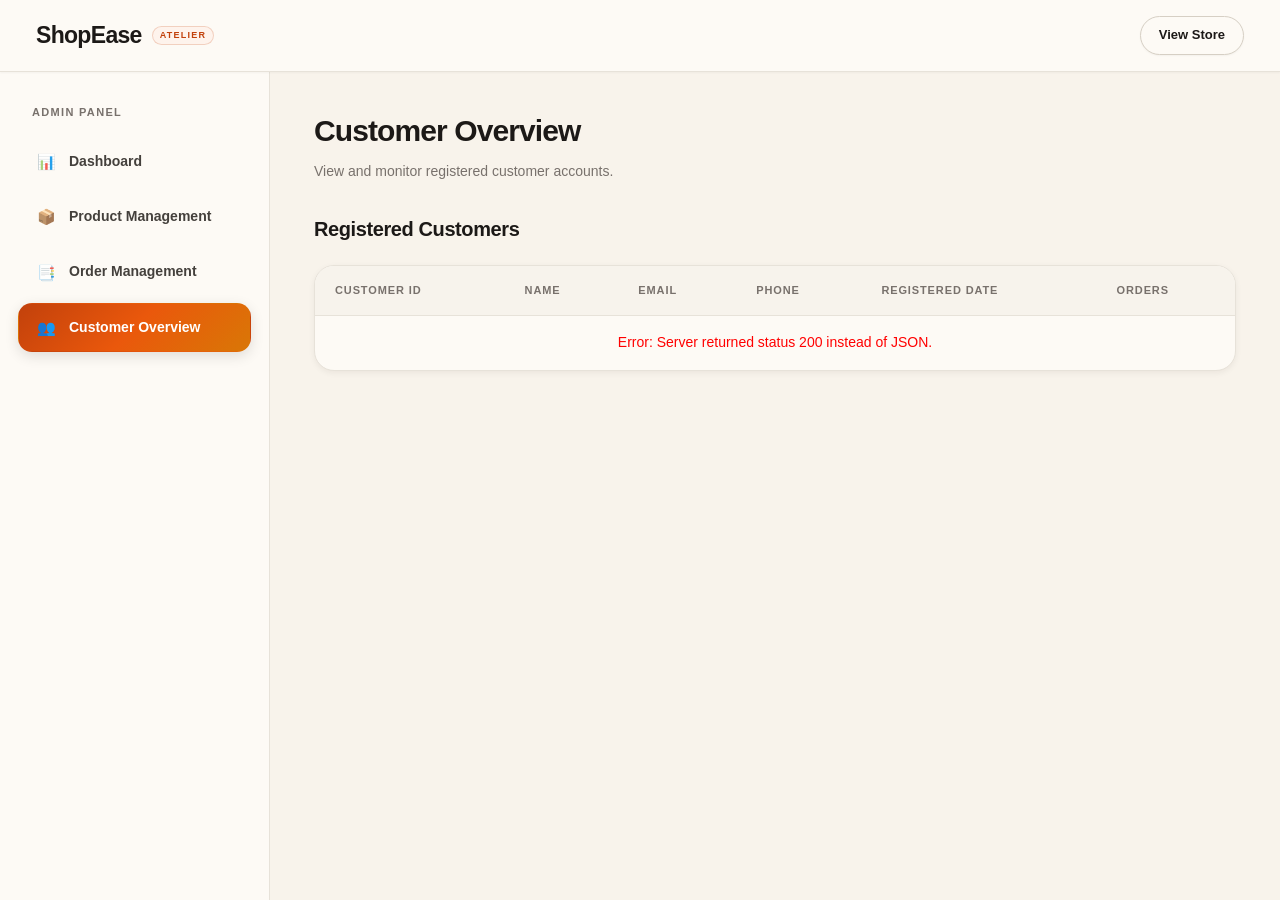
<file: admin/customers.html>
<!DOCTYPE html>
<html lang="en">

<head>
    <meta charset="UTF-8">
    <meta name="viewport" content="width=device-width, initial-scale=1.0">

    <title>ShopEase - Customer Overview</title>

    <link rel="stylesheet" href="../css/style.css">
</head>

<body>

    <!-- ADMIN HEADER -->

    <header class="admin-header">
        <div class="logo">ShopEase</div>
        
        <a href="../index.html" class="admin-home">View Store</a>
    </header>

    <!-- ADMIN LAYOUT -->

    <div class="admin-layout">

        <!-- SIDEBAR -->

        <aside class="admin-sidebar">

            <div class="sidebar-heading">ADMIN PANEL</div>

            <nav class="admin-nav">
                <a href="dashboard.html"><span>📊</span>
                    Dashboard</a>

                <a href="products.html"><span>📦</span>
                    Product Management</a>

                <a href="orders.html"><span>📑</span>
                    Order Management</a>

                <a href="customers.html" class="active"><span>👥</span>
                    Customer Overview</a>

            </nav>

        </aside>

        <!-- MAIN CONTENT -->

        <main class="admin-main">

            <!-- PAGE HEADING -->

            <div class="admin-page-heading">
                <h1>Customer Overview</h1>
                <p>View and monitor registered customer accounts.</p>
            </div>

            <!-- CUSTOMER SECTION -->

            <section class="customer-management-section">

                <div class="admin-section-heading">
                    <h2>Registered Customers</h2>
                </div>

                <!-- CUSTOMER TABLE -->

                <div class="admin-table-container">

                    <table class="admin-table customer-admin-table"><thead><tr><th>Customer ID</th><th>Name</th><th>Email</th><th>Phone</th><th>Registered Date</th><th>Orders</th></tr></thead><tbody><tr><td colspan="6" style="text-align:center; padding:20px; color:#666;">Loading customers...</td></tr></tbody>  
                    </table>

                </div>

            </section>

        </main>

    </div>

    <script src="../js/api-client.js"></script>
    <script src="../js/script.js"></script>
</body>

</html>
</file>
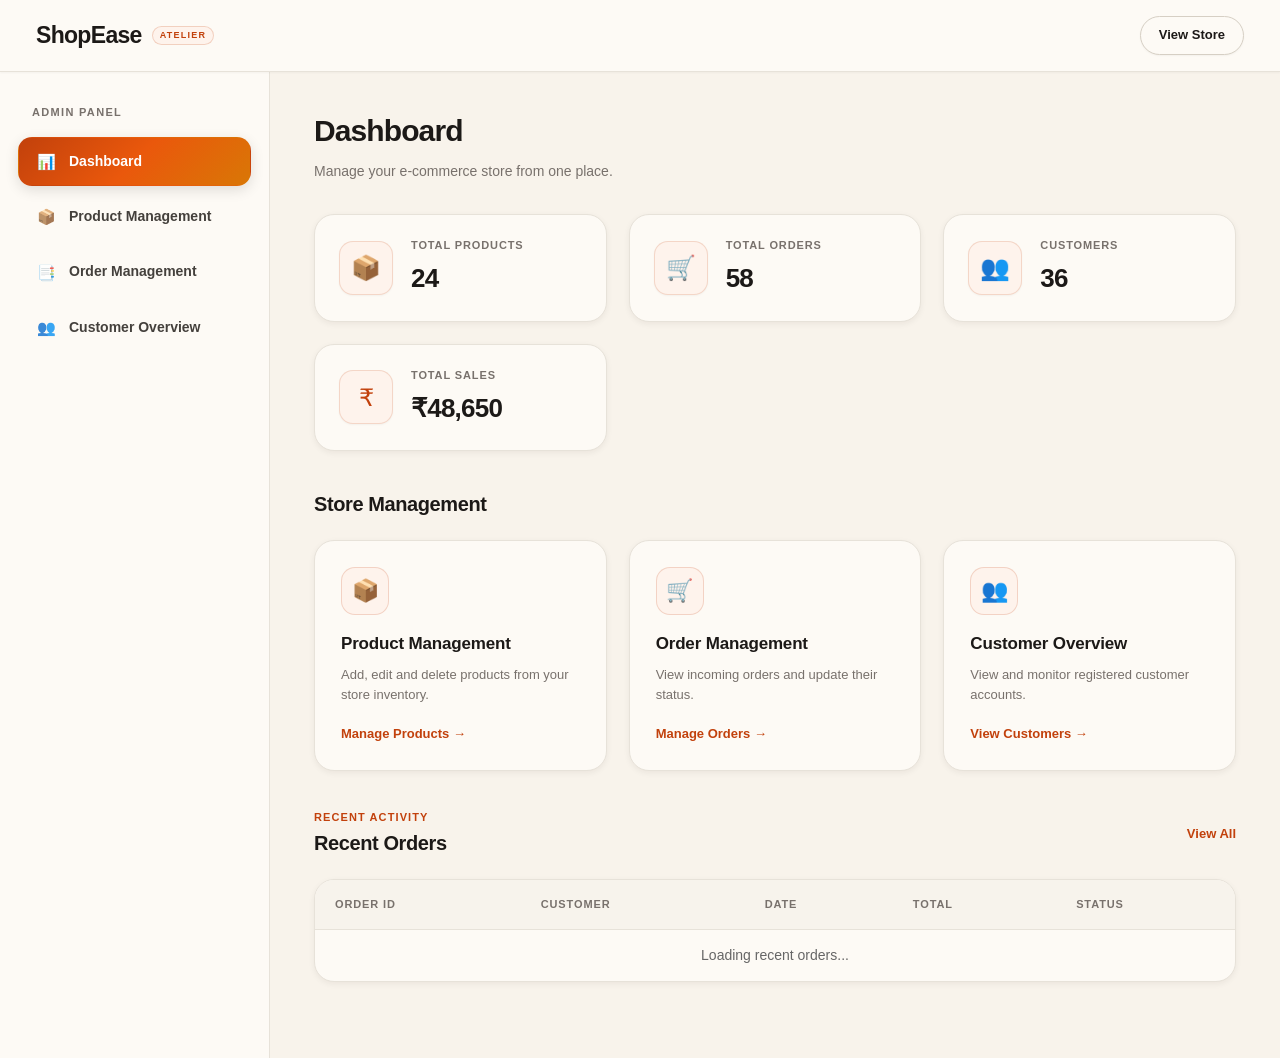
<file: admin/dashboard.html>
<!DOCTYPE html>
<html lang="en">

<head>
    <meta charset="UTF-8">
    <meta name="viewport" content="width=device-width, initial-scale=1.0">

    <link rel="stylesheet" href="../css/style.css">
</head>

<body>

    <!-- =========================
         ADMIN HEADER
    ========================== -->

    <header class="admin-header">
        <div class="logo">ShopEase</div>
        
        <a href="../index.html" class="admin-home">View Store</a>
    </header>

    <!-- =========================
         ADMIN LAYOUT
    ========================== -->

    <div class="admin-layout">

        <!-- =========================
             SIDEBAR
        ========================== -->

        <aside class="admin-sidebar">

            <div class="sidebar-heading">ADMIN PANEL</div>

            <nav class="admin-nav">
                <a href="dashboard.html" class="active"><span>📊</span>
                    Dashboard</a>

                <a href="products.html"><span>📦</span>
                    Product Management</a>

                <a href="orders.html"><span>📑</span>
                    Order Management</a>

                <a href="customers.html"><span>👥</span>
                    Customer Overview</a>

            </nav>

        </aside>

        <!-- =========================
             MAIN CONTENT
        ========================== -->

        <main class="admin-main">

            <div class="admin-page-heading">
                <h1>Dashboard</h1>
                <p>Manage your e-commerce store from one place.</p>
            </div>

            <!-- =========================
                 STATISTICS
            ========================== -->

            <section class="admin-stats">

                <div class="admin-stat-card">
                    <div class="stat-icon">📦</div>
                    <div>
                        <span>Total Products</span>
                        <strong>24</strong>
                    </div>
                </div>

                <div class="admin-stat-card">
                    <div class="stat-icon">🛒</div>
                    <div>
                        <span>Total Orders</span>
                        <strong>58</strong>
                    </div>
                </div>

                <div class="admin-stat-card">
                    <div class="stat-icon">👥</div>
                    <div>
                        <span>Customers</span>
                        <strong>36</strong>
                    </div>
                </div>

                <div class="admin-stat-card">
                    <div class="stat-icon">₹</div>
                    <div>
                        <span>Total Sales</span>
                        <strong>₹48,650</strong>
                    </div>
                </div>

            </section>

            <!-- =========================
                 QUICK MANAGEMENT
            ========================== -->

            <section class="admin-management">

                <div class="admin-section-heading">
                        <h2>Store Management</h2>
                </div>

                <div class="management-grid">

                    <a href="products.html" class="management-card">
                        <div class="management-icon">📦</div>
                        <h3>Product Management</h3>
                        <p>Add, edit and delete products from your store inventory.</p>
                        <span>Manage Products →</span>
                    </a>

                    <a href="orders.html" class="management-card">
                        <div class="management-icon">🛒</div>
                        <h3>Order Management</h3>
                        <p>View incoming orders and update their status.</p>
                        <span>Manage Orders →</span>
                    </a>

                    <a href="customers.html" class="management-card"> 
                        <div class="management-icon">👥</div>
                        <h3>Customer Overview</h3>
                        <p>View and monitor registered customer accounts.</p>
                        <span>View Customers →</span>
                    </a>

                </div>

            </section>

            <!-- =========================
                 RECENT ORDERS
            ========================== -->

            <section class="recent-orders"><div class="admin-section-heading"><div><p class="section-label">RECENT ACTIVITY</p><h2>Recent Orders</h2></div><a href="orders.html" class="admin-view-all">View All</a></div><div class="admin-table-container"><table class="admin-table"><thead><tr><th>Order ID</th><th>Customer</th><th>Date</th><th>Total</th><th>Status</th></tr></thead><tbody><tr><td colspan="5" style="text-align:center; padding:15px; color:#666;">Loading recent orders...</td></tr></tbody>
                    </table>
                </div>

            </section>

        </main>

    </div>

    <script src="../js/api-client.js"></script>
    <script src="../js/script.js"></script>
</body>

</html>
</file>
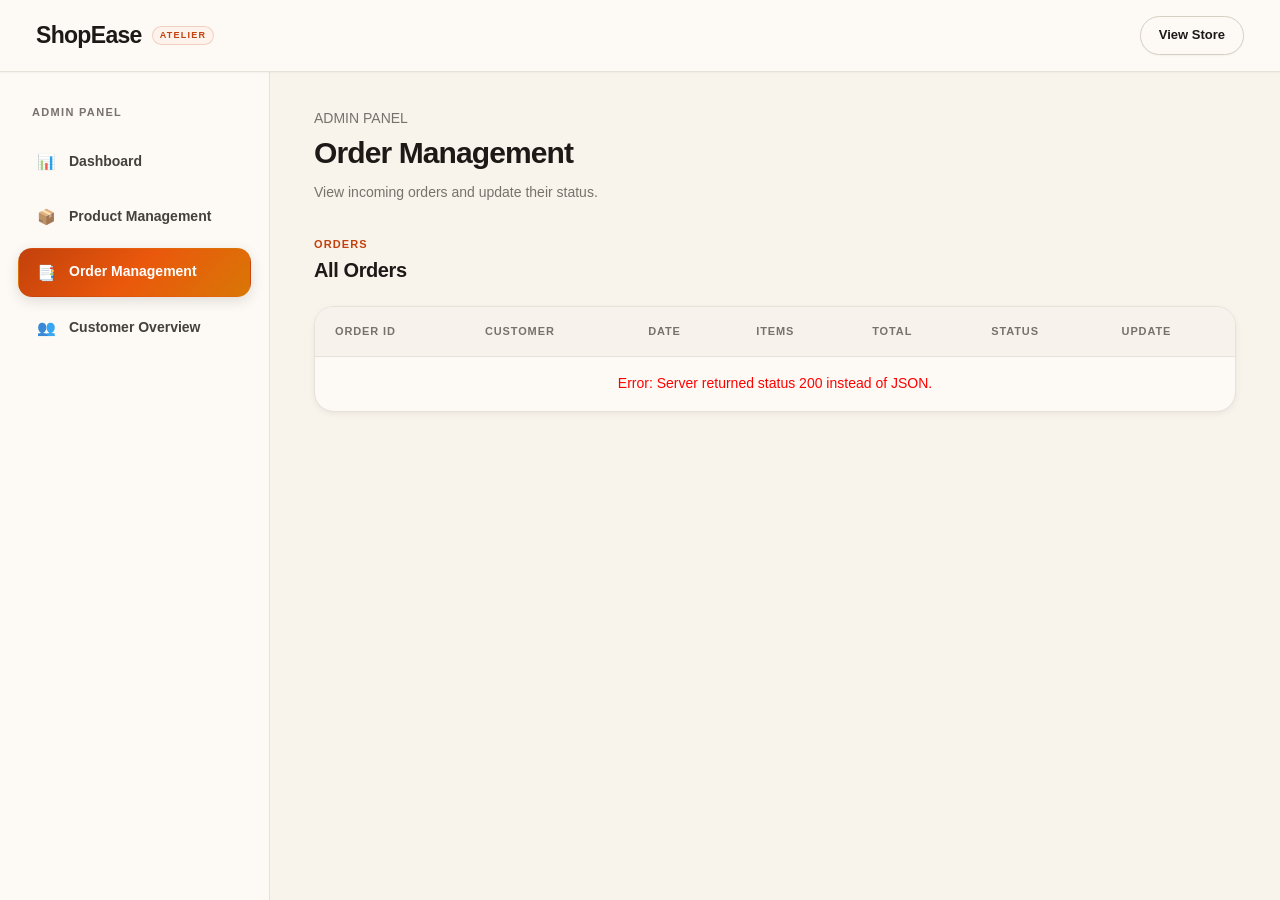
<file: admin/orders.html>
<!DOCTYPE html>
<html lang="en">
<head>
    <meta charset="UTF-8">
    <meta name="viewport" content="width=device-width, initial-scale=1.0">
    <title>ShopEase - Order Management</title>
    <link rel="stylesheet" href="../css/style.css">
</head>
<body>

    <!-- ADMIN HEADER -->
    <header class="admin-header">
        <div class="logo">
            ShopEase
        </div>
        
        <a href="../index.html" class="admin-home">
            View Store
        </a>
        
</header>

    <!-- ADMIN LAYOUT -->
    <div class="admin-layout">

        <!-- SIDEBAR -->
        <aside class="admin-sidebar">
            <div class="sidebar-heading">
                ADMIN PANEL
            </div>
            <nav class="admin-nav">
                <a href="dashboard.html">
                    <span>📊</span>
                    Dashboard
                </a>
                <a href="products.html">
                    <span>📦</span>
                    Product Management
                </a>
                <a href="orders.html" class="active">
                    <span>📑</span>
                    Order Management
                </a>
                <a href="customers.html">
                    <span>👥</span>
                    Customer Overview
                </a>
            </nav>
        </aside>

        <!-- MAIN CONTENT -->
        <main class="admin-main">

            <!-- PAGE HEADING -->
            <div class="admin-page-heading">
                <div>
                    <p class="section-label">
                        ADMIN PANEL
                    </p>
                    <h1>
                        Order Management
                    </h1>
                    <p>
                        View incoming orders and update their status.
                    </p>
                </div>
            </div>

            <!-- ORDERS TABLE -->
            <section class="order-management-section">
                <div class="admin-section-heading">
                    <div>
                        <p class="section-label">
                            ORDERS
                        </p>
                        <h2>
                            All Orders
                        </h2>
                    </div>
                </div>

                <div class="admin-table-container">
                    <table class="admin-table order-admin-table">
                        <thead>
                            <tr>
                                <th>Order ID</th>
                                <th>Customer</th>
                                <th>Date</th>
                                <th>Items</th>
                                <th>Total</th>
                                <th>Status</th>
                                <th>Update</th>
                            </tr>
                        </thead>
                        <tbody>
                            <tr>
                                <td colspan="7" style="text-align:center; padding:20px; color:#666;">
                                    Loading orders...
                                </td>
                            </tr>
                        </tbody>
                    </table>
                </div>
            </section>

        </main>
    </div>

    <!-- SCRIPTS -->
    <script src="../js/api-client.js"></script>
    <script src="../js/script.js"></script>
</body>
</html>
</file>
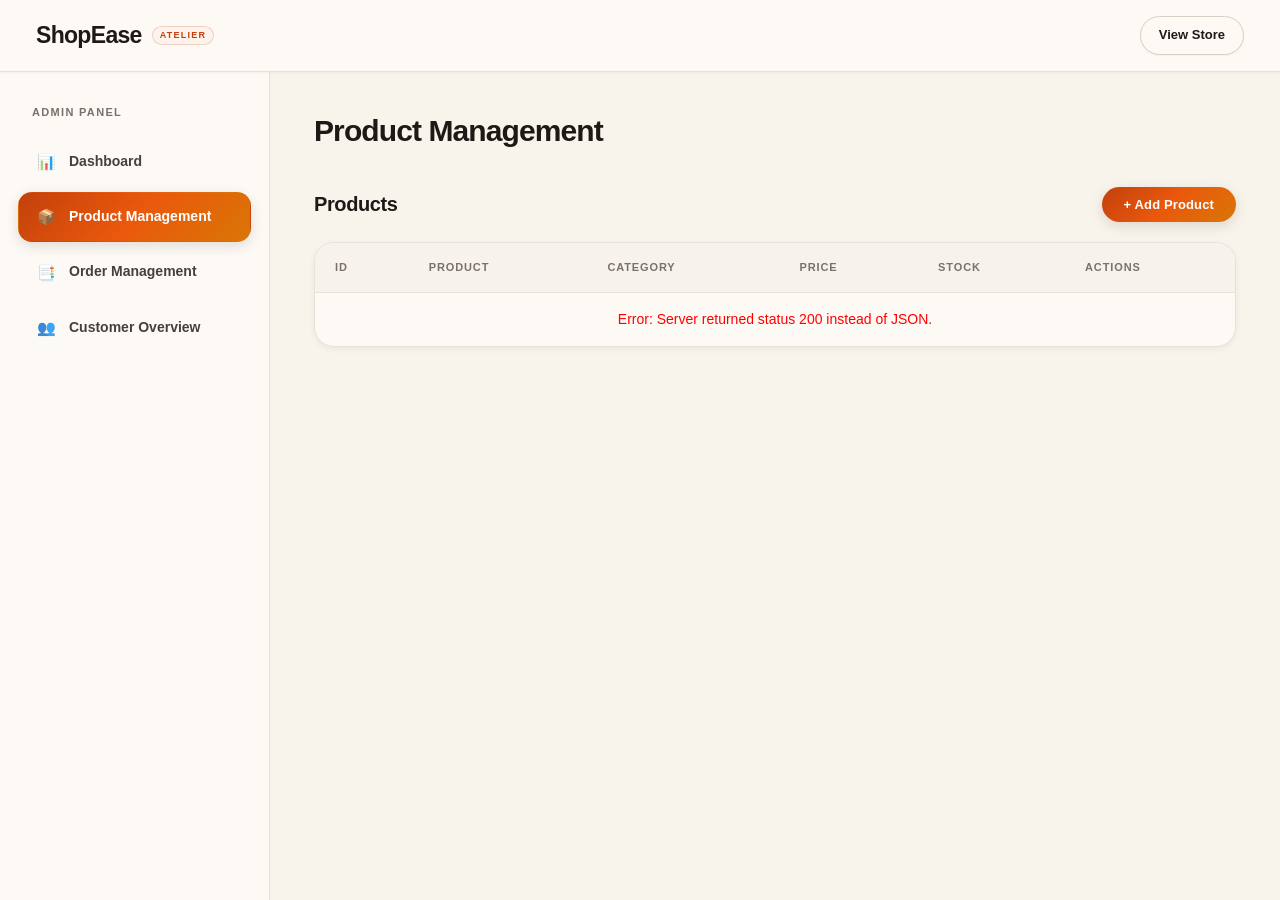
<file: admin/products.html>
<!DOCTYPE html>
<html lang="en">

<head>
    <meta charset="UTF-8">
    <meta name="viewport" content="width=device-width, initial-scale=1.0">

    <title>ShopEase - Product Management</title>

    <link rel="stylesheet" href="../css/style.css">
</head>

<body>

    <!-- ADMIN HEADER -->

    <header class="admin-header">
        <div class="logo">ShopEase</div>
        
        <a href="../index.html" class="admin-home">View Store</a>
    </header>

    <!-- ADMIN LAYOUT -->

    <div class="admin-layout">

        <!-- SIDEBAR -->

        <aside class="admin-sidebar">

            <div class="sidebar-heading">ADMIN PANEL</div>

            <nav class="admin-nav">
                <a href="dashboard.html"><span>📊</span>
                    Dashboard</a>

                <a href="products.html" class="active"><span>📦</span>
                    Product Management</a>

                <a href="orders.html"><span>📑</span>
                    Order Management</a>

                <a href="customers.html"><span>👥</span>
                    Customer Overview</a>

            </nav>

        </aside>

        <!-- MAIN CONTENT -->

        <main class="admin-main">

            <!-- PAGE HEADING -->

            <div class="admin-page-heading">
                <div>
                    <h1>Product Management</h1>
                </div>
            </div>

            <!-- PRODUCT TABLE -->

            <section class="product-management-section">

                <div class="admin-section-heading">
                    <h2>Products</h2>

                    <button
                        type="button"
                        class="admin-add-btn"
                        onclick="openProductModal('add')">
                        + Add Product
                    </button>
                </div>

                <div class="admin-table-container">
                    <table class="admin-table product-admin-table"><thead><tr><th>ID</th><th>Product</th><th>Category</th><th>Price</th><th>Stock</th><th>Actions</th></tr></thead><tbody><tr><td colspan="6" style="text-align:center; padding:20px; color:#666;">Loading products...</td></tr></tbody>
                    </table>
                </div>

            </section>

        </main>

    </div>

    <!-- ADD / EDIT PRODUCT MODAL -->

    <div
        class="product-modal-overlay"
        id="productModal">

        <div class="product-modal">

            <button
                type="button"
                class="close-product-modal"
                onclick="closeProductModal()">
                &times;
            </button>

            <div class="product-modal-heading">
                <p class="section-label">INVENTORY</p>
                <h2 id="productModalTitle">Add Product</h2>
                <p>Enter the product information below.</p>
            </div>

            <!-- ADD PRODUCT FORM -->

            <form action="javascript:void(0);"
                method="POST" onsubmit="return false;"
                class="admin-product-form"
                id="addProductForm">

                <label for="productName">Product Name</label>
                <input
                    type="text"
                    id="productName"
                    name="product_name"
                    placeholder="Enter product name"
                    required>

                <label for="productCategory">Category</label>
                <select
                    id="productCategory"
                    name="category"
                    required>

                    <option value="">Select Category</option>
                    <option value="electronics">Electronics</option>
                    <option value="fashion">Fashion</option>
                    <option value="home">Home</option>
                </select>

                <label for="productPrice">Price</label>
                <input
                    type="number"
                    id="productPrice"
                    name="price"
                    placeholder="Enter price"
                    min="0"
                    required>

                <label for="productStock">Stock</label>
                <input
                    type="number"
                    id="productStock"
                    name="stock"
                    placeholder="Enter stock quantity"
                    min="0"
                    required>

                <label for="productImage">Product Image URL</label>
                <input
                    type="url"
                    id="productImage"
                    name="image"
                    placeholder="Enter image URL">

                <label for="productDescription">Description</label>
                <textarea
                    id="productDescription"
                    name="description"
                    placeholder="Enter product description"
                    rows="4"
                    required></textarea>

                <button
                    type="submit"
                    class="admin-form-submit">
                    Add Product
                </button>
            </form>

            <!-- EDIT PRODUCT FORM -->

            <form action="javascript:void(0);"
                method="POST" onsubmit="return false;"
                class="admin-product-form"
                id="editProductForm"
                style="display: none;">

                <input
                    type="hidden"
                    name="product_id"
                    value="1">

                <label for="editProductName">Product Name</label>
                <input
                    type="text"
                    id="editProductName"
                    name="product_name"
                    value="Wireless Headphones"
                    required>

                <label for="editProductCategory">Category</label>
                <select
                    id="editProductCategory"
                    name="category"
                    required>

                    <option value="electronics" selected>Electronics</option>
                    <option value="fashion">Fashion</option>
                    <option value="home">Home</option>
                </select>

                <label for="editProductPrice">Price</label>
                <input
                    type="number"
                    id="editProductPrice"
                    name="price"
                    value="1299"
                    min="0"
                    required>

                <label for="editProductStock">Stock</label>
                <input
                    type="number"
                    id="editProductStock"
                    name="stock"
                    value="25"
                    min="0"
                    required>

                <label for="editProductImage">Product Image URL</label>
                <input
                    type="url"
                    id="editProductImage"
                    name="image"
                    placeholder="Enter image URL">

                <label for="editProductDescription">Description</label>
                <textarea
                    id="editProductDescription"
                    name="description"
                    rows="4"
                    required>
                    High-quality wireless headphones with clear sound.
                </textarea>

                <button
                    type="submit"
                    class="admin-form-submit">
                    Update Product
                </button>
            </form>
        </div>
    </div>

    <!-- JAVASCRIPT -->

    <script src="../js/images.js"></script>

    <script>

        function openProductModal(type) {

            const modal = document.getElementById("productModal");
            const addForm = document.getElementById("addProductForm");
            const editForm = document.getElementById("editProductForm");
            const title = document.getElementById("productModalTitle");

            modal.classList.add("active");

            if (type === "add") {
                title.textContent = "Add Product";
                addForm.style.display = "block";
                editForm.style.display = "none";
            }

            else {
                title.textContent = "Edit Product";
                addForm.style.display = "none";
                editForm.style.display = "block";
            }
        }

        function closeProductModal() {
            const modal = document.getElementById("productModal");
            modal.classList.remove("active");
        }

        document.addEventListener("click", function(event) {
                const modal = document.getElementById("productModal");
                if (event.target === modal) {
                    closeProductModal();
                }
            }
        );

    </script>

    <script src="../js/api-client.js"></script>
    <script src="../js/script.js"></script>
</body>

</html>
</file>
<file: css/style.css>
/* ==========================================================================
   ShopEase — Curated Atelier Design System & Stylesheet
   Theme: Warm Tuscan Terracotta & Sunlit Honey Amber with Deep Espresso Inks
   Font: Ultra-Crisp Native System Font Stack (Zero External Dependencies)
   Custom properties defined directly on body
   ========================================================================== */

* {
    margin: 0;
    padding: 0;
    box-sizing: border-box;
}

html {
    scroll-behavior: smooth;
}

body {
    /* Brand Theme Palette: Warm Tuscan Terracotta & Sunset Glow */
    --primary: #c2410c;
    --primary-hover: #9a3412;
    --primary-dark: #7c2d12;
    --primary-light: #fef3ec;
    --primary-gradient: linear-gradient(135deg, #c2410c 0%, #ea580c 50%, #d97706 100%);
    --primary-glow: rgba(0, 0, 0, 0.05);

    /* Warm Gold & Amber */
    --amber: #d97706;
    --amber-light: #fef3c7;

    /* Forest Sage Olive (Natural & Grounded) */
    --emerald: #15803d;
    --emerald-dark: #166534;
    --emerald-light: #dcfce7;

    /* Surfaces & Backgrounds: Warm Organic Canvas (No Stark White) */
    --bg-body: #f8f3eb;
    --bg-card: #fdfaf5;
    --bg-glass: rgba(248, 243, 235, 0.9);
    --bg-glass-elevated: rgba(253, 250, 245, 0.96);
    --bg-dark: #181514;

    /* Typography / Inks: Warm Charcoal & Deep Espresso */
    --text-heading: #1c1917;
    --text-body: #44403c;
    --text-muted: #78716c;
    --text-light: #a8a29e;

    /* Warm Architectural Borders */
    --border-subtle: #e7e2d9;
    --border-strong: #d6cfc4;

    /* Layered Box Shadows with Warm Ambient Tones */
    --shadow-xs: 0 1px 2px rgba(28, 25, 23, 0.04);
    --shadow-sm: 0 2px 6px rgba(28, 25, 23, 0.06);
    --shadow-md: 0 8px 24px -4px rgba(28, 25, 23, 0.08), 0 4px 8px -2px rgba(28, 25, 23, 0.03);
    --shadow-xl: 0 28px 60px -12px rgba(28, 25, 23, 0.16);
    --shadow-primary: 0 4px 14px rgba(0, 0, 0, 0.12);

    /* Animation Transitions */
    --transition-fast: 0.18s cubic-bezier(0.16, 1, 0.3, 1);
    --transition-normal: 0.28s cubic-bezier(0.16, 1, 0.3, 1);

    /* Radii */
    --radius-sm: 8px;
    --radius-md: 14px;
    --radius-lg: 20px;
    --radius-xl: 28px;
    --radius-full: 9999px;

    /* Base Typography & Canvas */
    font-family: -apple-system, BlinkMacSystemFont, "Segoe UI", Roboto, "Helvetica Neue", Arial, sans-serif, "Apple Color Emoji", "Segoe UI Emoji";
    background: var(--bg-body);
    color: var(--text-body);
    -webkit-font-smoothing: antialiased;
    -moz-osx-font-smoothing: grayscale;
    text-rendering: optimizeLegibility;
    line-height: 1.55;
    overflow-x: hidden;
}

/* ==========================================================================
   HEADER & NAVIGATION
   ========================================================================== */

.header {
    min-height: 75px;
    background: var(--bg-glass);
    backdrop-filter: blur(16px) saturate(180%);
    -webkit-backdrop-filter: blur(16px) saturate(180%);
    display: flex;
    align-items: center;
    justify-content: space-between;
    padding: 0 7%;
    border-bottom: 1px solid var(--border-subtle);
    position: sticky;
    top: 0;
    z-index: 100;
    transition: background var(--transition-normal), box-shadow var(--transition-normal);
}

.logo,
.logo:link,
.logo:visited,
.logo:active,
.logo:hover {
    color: var(--text-heading);
    font-size: 24px;
    font-weight: 850;
    text-decoration: none;
    letter-spacing: -0.025em;
    display: flex;
    align-items: center;
    transition: opacity var(--transition-fast);
}

.logo:hover {
    opacity: 0.88;
}

.logo-dot {
    color: var(--primary);
    display: inline-block;
    transition: transform var(--transition-fast);
}

.logo:hover .logo-dot {
    transform: scale(1.35) rotate(12deg);
}

.navbar {
    display: flex;
    gap: 32px;
}

.navbar a {
    text-decoration: none;
    color: var(--text-muted);
    font-size: 14.5px;
    font-weight: 600;
    position: relative;
    padding: 6px 0;
    transition: color var(--transition-fast);
}

.navbar a::after {
    content: '';
    position: absolute;
    left: 0;
    right: 100%;
    bottom: 0;
    height: 2.5px;
    background: var(--primary-gradient);
    border-radius: var(--radius-full);
    transition: right var(--transition-normal);
}

.navbar a:hover,
.navbar a.active {
    color: var(--text-heading);
}

.navbar a:hover::after,
.navbar a.active::after {
    right: 0;
}

.header-actions {
    display: flex;
    gap: 12px;
    align-items: center;
}

.header-actions button {
    padding: 10px 22px;
    border-radius: var(--radius-full);
    cursor: pointer;
    font-size: 14px;
    font-weight: 650;
    font-family: inherit;
    transition: transform var(--transition-fast),
        box-shadow var(--transition-fast),
        background var(--transition-fast),
        border-color var(--transition-fast);
}

.login-btn {
    background: transparent;
    border: 1.5px solid var(--border-strong);
    color: var(--text-heading);
}

.login-btn:hover {
    background: var(--text-heading);
    border-color: var(--text-heading);
    color: #ffffff;
    transform: translateY(-1px);
    box-shadow: var(--shadow-sm);
}

.register-btn {
    background: var(--primary);
    color: #ffffff;
    border: 1.5px solid var(--primary);
    transition: background var(--transition-fast), border-color var(--transition-fast), transform var(--transition-fast);
}

.register-btn:hover {
    background: var(--primary-hover);
    border-color: var(--primary-hover);
    transform: translateY(-1px);
}

/* ==========================================================================
   DYNAMIC HERO BANNER & ANIMATIONS
   ========================================================================== */

.hero {
    min-height: 680px;
    display: flex;
    align-items: center;
    position: relative;
    padding: 85px 7% 105px;
    overflow: hidden;
    background:
        radial-gradient(rgba(194, 65, 12, 0.08) 1.5px, transparent 1.5px) 0 0 / 28px 28px,
        radial-gradient(ellipse 70% 55% at 18% 20%, rgba(254, 215, 170, 0.55) 0%, transparent 65%),
        radial-gradient(ellipse 60% 50% at 88% 70%, rgba(251, 146, 60, 0.3) 0%, transparent 60%),
        radial-gradient(circle at 50% 40%, rgba(254, 243, 199, 0.45) 0%, transparent 70%),
        linear-gradient(168deg, #f6ede0 0%, #ede0ce 38%, #e8d7c1 72%, #f3e9dc 100%);
}


.hero-container {
    max-width: 1240px;
    margin: 0 auto;
    width: 100%;
    display: grid;
    grid-template-columns: 1.15fr 0.95fr;
    gap: 60px;
    align-items: center;
    position: relative;
    z-index: 2;
}

/* Left Content */
.hero-content {
    max-width: 620px;
}

/* Autumn Atelier Curation Badge */
.hero-badge {
    display: inline-flex;
    align-items: center;
    padding: 7px 16px;
    background: rgba(255, 255, 255, 0.75);
    backdrop-filter: blur(14px);
    -webkit-backdrop-filter: blur(14px);
    border: 1px solid rgba(194, 65, 12, 0.26);
    border-radius: var(--radius-full);
    box-shadow: 0 2px 8px rgba(0, 0, 0, 0.06), inset 0 1px 0 rgba(255, 255, 255, 0.95);
    margin-bottom: 24px;
    font-size: 11.5px;
    font-weight: 750;
    color: var(--text-heading);
    letter-spacing: 0.06em;
    text-transform: uppercase;
    transition: transform var(--transition-fast), box-shadow var(--transition-fast), border-color var(--transition-fast);
}

.hero-badge:hover {
    transform: translateY(-2px);
    box-shadow: 0 4px 12px rgba(0, 0, 0, 0.1), inset 0 1px 0 #ffffff;
    border-color: var(--primary);
}

/* Headline with Flowing Warm Sunset Gradient & Kinetic Typographic Transitions */
.hero-headline {
    font-size: clamp(2.75rem, 5.2vw, 4.25rem);
    font-weight: 850;
    line-height: 1.08;
    letter-spacing: -0.035em;
    color: var(--text-heading);
    margin-bottom: 22px;
}

.highlight-text-wrapper {
    display: inline-block;
    position: relative;
    overflow: visible;
    vertical-align: bottom;
    min-height: 1.18em;
}

.highlight-text {
    display: inline-block;
    color: var(--primary);
    background: linear-gradient(120deg, #c2410c 0%, #ea580c 50%, #d97706 100%);
    background-clip: text;
    -webkit-background-clip: text;
    -webkit-text-fill-color: transparent;
    position: relative;
    transition: transform 0.32s cubic-bezier(0.22, 1, 0.36, 1),
        opacity 0.32s cubic-bezier(0.22, 1, 0.36, 1);
    will-change: transform, opacity;
}

/* Kinetic Cycler State Classes */
.highlight-text.phrase-slide-out {
    transform: translateY(-28px) scale(0.96);
    opacity: 0;
    filter: blur(6px);
}

.highlight-text.phrase-slide-in {
    animation: kineticSlideIn 0.42s cubic-bezier(0.16, 1, 0.3, 1) forwards;
}

.hero-desc {
    color: var(--text-body);
    font-size: 17.5px;
    line-height: 1.7;
    margin-bottom: 28px;
    max-width: 540px;
}

/* Value Proposition Highlights Chips */
.hero-value-chips {
    display: flex;
    flex-wrap: wrap;
    gap: 10px;
    margin-bottom: 34px;
}

.hero-chip {
    display: inline-flex;
    align-items: center;
    gap: 8px;
    padding: 8px 16px;
    background: rgba(255, 255, 255, 0.72);
    backdrop-filter: blur(12px);
    -webkit-backdrop-filter: blur(12px);
    border: 1px solid rgba(194, 65, 12, 0.2);
    border-radius: var(--radius-full);
    font-size: 12.5px;
    font-weight: 700;
    color: var(--text-heading);
    box-shadow: 0 2px 8px rgba(67, 28, 7, 0.04), inset 0 1px 0 rgba(255, 255, 255, 0.9);
    transition: transform var(--transition-fast), box-shadow var(--transition-fast), border-color var(--transition-fast), background var(--transition-fast), color var(--transition-fast);
}

.hero-chip:hover {
    background: rgba(255, 255, 255, 0.96);
    border-color: var(--primary);
    transform: translateY(-2px);
    box-shadow: 0 4px 12px rgba(0, 0, 0, 0.08);
    color: var(--primary);
}

.hero-chip .chip-icon {
    font-size: 13px;
    color: var(--primary);
}

/* Hero Actions */
.hero-actions {
    display: flex;
    gap: 16px;
    align-items: center;
    margin-bottom: 36px;
}

.shop-btn {
    display: inline-flex;
    align-items: center;
    justify-content: center;
    gap: 10px;
    padding: 15px 32px;
    border-radius: var(--radius-full);
    font-size: 15px;
    font-weight: 700;
    text-decoration: none;
    position: relative;
    overflow: hidden;
    transition: transform var(--transition-fast),
        box-shadow var(--transition-fast),
        background var(--transition-fast),
        border-color var(--transition-fast);
}

.shop-btn:active {
    transform: scale(0.97);
}

.shop-btn.primary-btn {
    background: var(--primary);
    color: #ffffff;
    box-shadow: 0 4px 12px rgba(0, 0, 0, 0.12);
    transition: background var(--transition-fast), transform var(--transition-fast), box-shadow var(--transition-fast);
}

.shop-btn.primary-btn:hover {
    background: var(--primary-hover);
    transform: translateY(-2px);
    box-shadow: 0 6px 16px rgba(0, 0, 0, 0.18);
}

.shop-btn.ghost-btn {
    background: rgba(255, 255, 255, 0.65);
    color: var(--text-heading);
    border: 1.5px solid rgba(0, 0, 0, 0.14);
    backdrop-filter: blur(10px);
    -webkit-backdrop-filter: blur(10px);
    box-shadow: 0 2px 8px rgba(67, 28, 7, 0.04);
}

.shop-btn.ghost-btn:hover {
    border-color: var(--primary);
    color: var(--primary);
    transform: translateY(-2px);
    box-shadow: 0 4px 14px rgba(0, 0, 0, 0.08);
    background: rgba(255, 255, 255, 0.95);
}


/* Right Visual Card with 3D Float Levitation */
.hero-visual {
    display: flex;
    justify-content: center;
    position: relative;
}

.hero-visual-card {
    position: relative;
    width: 100%;
    max-width: 440px;
    border-radius: var(--radius-xl);
    background: linear-gradient(155deg, rgba(255, 255, 255, 0.95) 0%, rgba(248, 241, 231, 0.88) 100%);
    backdrop-filter: blur(20px);
    -webkit-backdrop-filter: blur(20px);
    padding: 16px;
    box-shadow:
        0 28px 60px -15px rgba(67, 28, 7, 0.18),
        0 12px 24px -8px rgba(194, 65, 12, 0.12),
        inset 0 1px 1px rgba(255, 255, 255, 0.95);
    border: 1.5px solid rgba(255, 255, 255, 0.9);
    animation: floatCard 6s ease-in-out infinite;
    transform-origin: center;
}



.hero-image-wrap {
    position: relative;
    border-radius: var(--radius-lg);
    overflow: hidden;
    height: 390px;
    background: linear-gradient(135deg, #ede2d3 0%, #dfd3bf 100%);
    box-shadow: inset 0 0 0 1px rgba(0, 0, 0, 0.04);
}

.hero-main-img {
    width: 100%;
    height: 100%;
    object-fit: cover;
    display: block;
    transform: scale(1);
    filter: blur(0px);
    opacity: 1;
    transition: opacity 0.42s cubic-bezier(0.22, 1, 0.36, 1), transform 0.5s cubic-bezier(0.22, 1, 0.36, 1), filter 0.42s ease;
    will-change: opacity, transform, filter;
}

.hero-visual-card:hover .hero-main-img {
    transform: scale(1.04);
}


/* Frosted Bottom Product Preview Bar */
.hero-product-preview {
    margin-top: 14px;
    padding: 14px 18px;
    background: rgba(255, 255, 255, 0.75);
    backdrop-filter: blur(12px);
    -webkit-backdrop-filter: blur(12px);
    border: 1px solid rgba(194, 65, 12, 0.16);
    border-radius: var(--radius-md);
    display: flex;
    justify-content: space-between;
    align-items: center;
    transition: background var(--transition-fast), border-color var(--transition-fast), box-shadow var(--transition-fast);
}

.hero-visual-card:hover .hero-product-preview {
    background: rgba(255, 255, 255, 0.96);
    border-color: rgba(0, 0, 0, 0.14);
    box-shadow: 0 4px 14px rgba(0, 0, 0, 0.05);
}

.preview-category {
    font-size: 11px;
    font-weight: 750;
    text-transform: uppercase;
    letter-spacing: 0.08em;
    color: var(--primary);
    display: block;
    margin-bottom: 2px;
}

.preview-title {
    font-size: 16px;
    font-weight: 750;
    color: var(--text-heading);
    margin-bottom: 6px;
    letter-spacing: -0.01em;
}

.preview-price-row {
    display: flex;
    align-items: center;
    gap: 8px;
}

.preview-price {
    font-size: 19px;
    font-weight: 850;
    color: var(--text-heading);
    letter-spacing: -0.02em;
}

.preview-original {
    font-size: 13px;
    color: var(--text-muted);
    text-decoration: line-through;
}

.preview-discount {
    font-size: 11px;
    font-weight: 750;
    background: var(--emerald-light);
    color: var(--emerald-dark);
    padding: 2px 7px;
    border-radius: var(--radius-sm);
}

.preview-btn {
    width: 44px;
    height: 44px;
    border-radius: 50%;
    background: var(--primary-gradient);
    color: #ffffff;
    display: flex;
    align-items: center;
    justify-content: center;
    text-decoration: none;
    font-size: 20px;
    line-height: 1;
    box-shadow: var(--shadow-primary);
    transition: transform var(--transition-fast), box-shadow var(--transition-fast);
    flex-shrink: 0;
}

.preview-btn:hover {
    transform: scale(1.08);
    box-shadow: var(--shadow-md);
}



/* ==========================================================================
   STORE ANNOUNCEMENT BAR (Clean & Easy to Study)
   ========================================================================== */

.announcement-bar {
    background: #fdf6ec;
    border-top: 1px solid rgba(194, 65, 12, 0.15);
    border-bottom: 1px solid rgba(194, 65, 12, 0.15);
    padding: 12px 20px;
    position: relative;
    z-index: 3;
}

.announcement-inner {
    max-width: 1240px;
    margin: 0 auto;
    display: flex;
    align-items: center;
    justify-content: center;
    gap: 12px;
    text-align: center;
    flex-wrap: wrap;
}

.announcement-text {
    font-size: 13.5px;
    color: var(--text-heading);
    margin: 0;
    font-weight: 550;
}

.announcement-text strong {
    color: var(--primary);
    font-weight: 750;
}

@keyframes floatCard {

    0%,
    100% {
        transform: translateY(0px) rotate(0deg);
    }

    50% {
        transform: translateY(-12px) rotate(0.6deg);
    }
}




@keyframes kineticSlideIn {
    0% {
        transform: translateY(28px) scale(0.96);
        opacity: 0;
        filter: blur(6px);
    }

    100% {
        transform: translateY(0) scale(1);
        opacity: 1;
        filter: blur(0);
    }
}



/* ==========================================================================
   PRODUCT CATALOG & FILTER CONTROLS
   ========================================================================== */

.catalog {
    padding: 85px 7%;
    max-width: 1340px;
    margin: 0 auto;
}

.section-heading {
    display: flex;
    justify-content: space-between;
    align-items: flex-end;
    margin-bottom: 40px;
    flex-wrap: wrap;
    gap: 20px;
}

.section-badge {
    display: inline-block;
    font-size: 12px;
    font-weight: 750;
    text-transform: uppercase;
    letter-spacing: 0.08em;
    color: var(--primary);
    background: var(--primary-light);
    padding: 6px 14px;
    border-radius: var(--radius-full);
    margin-bottom: 12px;
}

.section-heading h2 {
    font-size: 36px;
    font-weight: 850;
    letter-spacing: -0.025em;
    color: var(--text-heading);
    line-height: 1.15;
}

.section-subtitle {
    color: var(--text-muted);
    font-size: 15px;
    margin-top: 6px;
}

.catalog-controls {
    display: flex;
    gap: 12px;
}

.catalog-controls select {
    padding: 11px 18px;
    border: 1.5px solid var(--border-subtle);
    border-radius: var(--radius-sm);
    background: #ffffff;
    font-family: inherit;
    font-size: 14px;
    font-weight: 600;
    color: var(--text-heading);
    cursor: pointer;
    transition: border-color var(--transition-fast), box-shadow var(--transition-fast);
}

.catalog-controls select:hover,
.catalog-controls select:focus {
    border-color: var(--primary);
    box-shadow: 0 0 0 3px var(--primary-light);
    outline: none;
}

/* ==========================================================================
   PRODUCT CARDS
   ========================================================================== */

.product-grid {
    display: grid;
    grid-template-columns: repeat(4, 1fr);
    gap: 26px;
}

.product-card {
    background: #ffffff;
    border-radius: var(--radius-lg);
    overflow: hidden;
    border: 1px solid var(--border-subtle);
    box-shadow: var(--shadow-sm);
    display: flex;
    flex-direction: column;
    position: relative;
    transition: transform var(--transition-normal),
        box-shadow var(--transition-normal),
        border-color var(--transition-normal);
}

.product-card:hover {
    transform: translateY(-8px);
    border-color: rgba(0, 0, 0, 0.14);
    box-shadow: 0 20px 45px -8px rgba(28, 25, 23, 0.14), 0 0 0 1px var(--border-subtle);
}

.product-image {
    height: 260px;
    position: relative;
    background: #f5efe6;
    overflow: hidden;
}


.product-image img {
    width: 100%;
    height: 100%;
    object-fit: cover;
    transition: transform 0.5s cubic-bezier(0.16, 1, 0.3, 1);
}

.product-card:hover .product-image img {
    transform: scale(1.08);
}

.product-info {
    padding: 22px;
    display: flex;
    flex-direction: column;
    flex: 1;
}

.product-meta-row {
    display: flex;
    justify-content: space-between;
    align-items: center;
    margin-bottom: 10px;
}

.product-category {
    font-size: 11.5px;
    font-weight: 750;
    color: var(--primary);
    text-transform: uppercase;
    letter-spacing: 0.07em;
}


.product-info h3 {
    font-size: 18px;
    font-weight: 750;
    color: var(--text-heading);
    margin-bottom: 8px;
    letter-spacing: -0.015em;
}

.product-description {
    color: var(--text-muted);
    font-size: 13.5px;
    line-height: 1.55;
    margin-bottom: 22px;
    flex: 1;
}

.product-bottom {
    display: flex;
    justify-content: space-between;
    align-items: center;
    padding-top: 15px;
    border-top: 1px solid var(--border-subtle);
}

.price {
    font-size: 21px;
    font-weight: 850;
    color: var(--text-heading);
    letter-spacing: -0.02em;
}

.view-product {
    background: var(--primary-light);
    color: var(--primary);
    text-decoration: none;
    padding: 10px 16px;
    border-radius: var(--radius-sm);
    font-size: 12.5px;
    font-weight: 700;
    display: inline-flex;
    align-items: center;
    gap: 6px;
    transition: transform var(--transition-fast),
        background var(--transition-fast),
        color var(--transition-fast),
        box-shadow var(--transition-fast);
}

.view-product:hover {
    background: var(--primary-gradient);
    color: #ffffff;
    box-shadow: var(--shadow-primary);
    transform: translateY(-1px);
}

/* ==========================================================================
   FLOATING CART BUTTON
   ========================================================================== */

.floating-cart {
    position: fixed;
    right: 28px;
    bottom: 28px;
    width: 60px;
    height: 60px;
    background: var(--primary);
    color: #ffffff;
    border-radius: 50%;
    display: flex;
    align-items: center;
    justify-content: center;
    text-decoration: none;
    box-shadow: 0 4px 14px rgba(0, 0, 0, 0.16);
    transition: transform var(--transition-fast), box-shadow var(--transition-fast);
    z-index: 200;
}

.floating-cart:hover {
    transform: translateY(-2px);
    box-shadow: 0 8px 20px rgba(0, 0, 0, 0.22);
}

.cart-icon {
    font-size: 24px;
}

.cart-dot {
    position: absolute;
    top: 13px;
    right: 13px;
    width: 10px;
    height: 10px;
    background: var(--amber);
    border: 2px solid #ffffff;
    border-radius: 50%;
}

/* ==========================================================================
   SITE FOOTER (Basic)
   ========================================================================== */

.site-footer {
    background: var(--bg-dark);
    color: var(--text-light);
    padding: 32px 7%;
    margin-top: 50px;
    border-top: 1px solid rgba(255, 255, 255, 0.08);
}

.footer-container {
    max-width: 1240px;
    margin: 0 auto;
    display: flex;
    justify-content: space-between;
    align-items: center;
    flex-wrap: wrap;
    gap: 16px;
}

.footer-container p {
    font-size: 13.5px;
    margin: 0;
    color: var(--text-muted);
}

.footer-links {
    display: flex;
    gap: 22px;
    flex-wrap: wrap;
}

.footer-links a {
    color: var(--text-muted);
    text-decoration: none;
    font-size: 13.5px;
    transition: color var(--transition-fast);
}

.footer-links a:hover {
    color: #ffffff;
}

/* ==========================================================================
   LOGIN / REGISTER AUTH MODAL
   ========================================================================== */

.modal-overlay {
    position: fixed;
    inset: 0;
    background: rgba(15, 23, 42, 0.68);
    backdrop-filter: blur(8px);
    -webkit-backdrop-filter: blur(8px);
    display: none;
    align-items: center;
    justify-content: center;
    z-index: 500;
}

.modal-overlay.active {
    display: flex;
}

.auth-modal {
    width: 440px;
    max-width: 92%;
    max-height: 90vh;
    overflow-y: auto;
    background: #ffffff;
    padding: 40px;
    border-radius: var(--radius-lg);
    box-shadow: var(--shadow-xl);
    position: relative;
    border: 1px solid var(--border-subtle);
    animation: modalIn 0.28s cubic-bezier(0.16, 1, 0.3, 1);
}

@keyframes modalIn {
    from {
        opacity: 0;
        transform: translateY(20px) scale(0.96);
    }

    to {
        opacity: 1;
        transform: translateY(0) scale(1);
    }
}

.close-modal {
    position: absolute;
    right: 20px;
    top: 18px;
    border: none;
    background: var(--bg-body);
    width: 34px;
    height: 34px;
    border-radius: 50%;
    display: flex;
    align-items: center;
    justify-content: center;
    font-size: 22px;
    color: var(--text-muted);
    cursor: pointer;
    transition: background var(--transition-fast), color var(--transition-fast);
}

.close-modal:hover {
    background: var(--border-subtle);
    color: var(--text-heading);
}

.auth-modal h2 {
    font-size: 28px;
    font-weight: 850;
    letter-spacing: -0.025em;
    color: var(--text-heading);
    margin-bottom: 6px;
}

.auth-modal p {
    color: var(--text-muted);
    font-size: 14px;
    margin-bottom: 26px;
}

.auth-modal form {
    display: flex;
    flex-direction: column;
}

.auth-modal label {
    font-size: 13px;
    font-weight: 700;
    color: var(--text-heading);
    margin-bottom: 6px;
}

.auth-modal input {
    padding: 13px 16px;
    border: 1.5px solid var(--border-subtle);
    border-radius: var(--radius-sm);
    font-family: inherit;
    font-size: 14px;
    margin-bottom: 18px;
    outline: none;
    transition: border-color var(--transition-fast), box-shadow var(--transition-fast);
}

.auth-modal input:focus {
    border-color: var(--primary);
    box-shadow: 0 0 0 3px var(--primary-light);
}

.auth-submit {
    padding: 14px;
    background: var(--primary-gradient);
    color: #ffffff;
    border: none;
    border-radius: var(--radius-sm);
    font-weight: 750;
    font-size: 15px;
    cursor: pointer;
    margin-top: 6px;
    box-shadow: var(--shadow-primary);
    transition: transform var(--transition-fast), box-shadow var(--transition-fast);
}

.auth-submit:hover {
    transform: translateY(-2px);
    box-shadow: var(--shadow-md);
}

.switch-form {
    text-align: center;
    margin-top: 22px;
    font-size: 13.5px;
    color: var(--text-muted);
}

.switch-form button {
    border: none;
    background: none;
    font-weight: 750;
    color: var(--primary);
    cursor: pointer;
    padding: 0 4px;
}

.switch-form button:hover {
    text-decoration: underline;
}

/* ==========================================================================
   RESPONSIVE BREAKPOINTS
   ========================================================================== */

@media (max-width: 1100px) {
    .hero-container {
        grid-template-columns: 1fr;
        text-align: center;
        gap: 50px;
    }

    .hero-content {
        max-width: 100%;
        margin: 0 auto;
    }

    .hero-badge {
        margin: 0 auto 20px;
    }

    .hero h1 {
        font-size: 46px;
    }

    .hero-desc {
        margin: 0 auto 30px;
    }

    .hero-actions {
        justify-content: center;
    }



    .product-grid {
        grid-template-columns: repeat(2, 1fr);
    }


}

@media (max-width: 680px) {
    .header {
        padding: 14px 5%;
        flex-wrap: wrap;
        gap: 12px;
    }

    .navbar {
        order: 3;
        width: 100%;
        justify-content: center;
        gap: 20px;
    }

    .header-actions {
        margin-left: auto;
    }

    .hero {
        padding: 45px 5% 65px;
    }

    .hero h1 {
        font-size: 34px;
    }

    .hero-actions {
        flex-direction: column;
        gap: 12px;
    }

    .hero-actions .shop-btn {
        width: 100%;
        text-align: center;
        justify-content: center;
    }


    .catalog {
        padding: 50px 5%;
    }

    .section-heading {
        flex-direction: column;
        align-items: flex-start;
        gap: 18px;
    }

    .catalog-controls {
        width: 100%;
    }

    .catalog-controls select {
        width: 100%;
    }

    .product-grid {
        grid-template-columns: 1fr;
    }

    .product-image {
        height: 280px;
    }

    .footer-container {
        flex-direction: column;
        text-align: center;
        gap: 14px;
    }

}



.product-detail-page {
    padding: 40px 8% 80px;
    background: var(--bg-body);
    min-height: calc(100vh - 80px);
}

.product-detail-container {
    max-width: 1200px;
    margin: auto;
}


.back-link {
    display: inline-flex;
    align-items: center;
    gap: 6px;
    font-size: 14px;
    font-weight: 600;
    color: var(--primary);
    text-decoration: none;
    margin-bottom: 24px;
    transition: transform var(--transition-fast), color var(--transition-fast);
}

.back-link:hover {
    color: var(--primary-hover);
    transform: translateX(-3px);
}

/* Product Detail Grid */
.product-detail-grid {
    display: grid;
    grid-template-columns: 1.05fr 1fr;
    gap: 50px;
    background: #ffffff;
    padding: 44px;
    border-radius: var(--radius-xl);
    border: 1px solid var(--border-subtle);
    box-shadow: 0 12px 35px -8px rgba(28, 25, 23, 0.08);
}

/* Visual Image & Backlight */
.product-detail-visual {
    position: relative;
}

.product-detail-image-wrap {
    position: relative;
    width: 100%;
    height: 480px;
    overflow: hidden;
    border-radius: var(--radius-lg);
    background: #f1efe9;
    border: 1px solid var(--border-subtle);
}

.product-detail-image-wrap img {
    width: 100%;
    height: 100%;
    object-fit: cover;
    transition: transform 0.6s cubic-bezier(0.16, 1, 0.3, 1);
}

.product-detail-visual:hover .product-detail-image-wrap img {
    transform: scale(1.04);
}


/* Product Info */
.product-detail-info {
    display: flex;
    flex-direction: column;
}

.product-detail-info .product-category {
    font-size: 13px;
    font-weight: 700;
    text-transform: uppercase;
    letter-spacing: 0.06em;
    color: var(--primary);
    margin-bottom: 8px;
}


.product-detail-info h1 {
    font-size: 34px;
    font-weight: 850;
    letter-spacing: -0.02em;
    color: var(--text-heading);
    margin: 4px 0 10px;
    line-height: 1.25;
}


.product-detail-price {
    font-size: 32px;
    font-weight: 850;
    color: var(--primary);
    letter-spacing: -0.02em;
    margin-bottom: 16px;
}

.product-detail-description {
    color: var(--text-body);
    line-height: 1.65;
    font-size: 15px;
    margin-bottom: 20px;
}

/* Quantity & Action */
.quantity-section {
    margin-bottom: 20px;
}

.quantity-section label {
    display: block;
    margin-bottom: 8px;
    font-weight: 700;
    font-size: 13px;
    text-transform: uppercase;
    letter-spacing: 0.04em;
    color: var(--text-muted);
}

.quantity-control {
    display: flex;
    align-items: center;
    width: fit-content;
    border: 1.5px solid var(--border-strong);
    border-radius: var(--radius-sm);
    overflow: hidden;
    background: #ffffff;
}

.quantity-control button {
    width: 38px;
    height: 38px;
    border: none;
    background: var(--bg-body);
    font-size: 18px;
    cursor: pointer;
    transition: background var(--transition-fast);
    color: var(--text-heading);
}

.quantity-control button:hover {
    background: #e8e3d8;
}

.quantity-control input {
    width: 48px;
    height: 38px;
    border: none;
    text-align: center;
    font-size: 15px;
    font-weight: 700;
    font-family: inherit;
    color: var(--text-heading);
}

.add-cart-form {
    margin-top: 5px;
}

.add-cart-btn {
    width: 100%;
    padding: 16px 24px;
    border: none;
    border-radius: var(--radius-full);
    background: var(--primary-gradient);
    color: #ffffff;
    font-size: 15px;
    font-weight: 750;
    cursor: pointer;
    display: flex;
    align-items: center;
    justify-content: center;
    gap: 10px;
    box-shadow: var(--shadow-primary);
    transition: transform var(--transition-fast), box-shadow var(--transition-fast), background var(--transition-fast);
}

.add-cart-btn:hover {
    transform: translateY(-2px);
    box-shadow: var(--shadow-md);
}


/* =========================
   PRODUCT DETAIL RESPONSIVE
========================= */

@media (max-width: 900px) {
    .product-detail-grid {
        grid-template-columns: 1fr;
        padding: 26px;
        gap: 30px;
    }

    .product-detail-image-wrap {
        height: 380px;
    }

}

@media (max-width: 600px) {
    .product-detail-page {
        padding: 24px 4% 60px;
    }

    .product-detail-grid {
        padding: 18px;
    }

    .product-detail-image-wrap {
        height: 300px;
    }


    .product-detail-info h1 {
        font-size: 26px;
    }

    .product-detail-price {
        font-size: 26px;
    }
}


/* =========================
   CART PAGE
========================= */

.cart-page {
    min-height: calc(100vh - 80px);

    padding: 60px 8%;

    background: #faf9f7;
}

.cart-container {
    max-width: 1200px;

    margin: auto;
}

.cart-heading {
    margin-bottom: 35px;
}

.cart-heading h1 {
    font-size: 40px;

    font-weight: 800;

    letter-spacing: -0.02em;

    margin-top: 8px;
}


/* CART CONTENT */

.cart-content {
    display: grid;

    grid-template-columns: 1fr 350px;

    gap: 30px;

    align-items: start;
}


/* CART ITEMS */

.cart-items {
    background: white;

    border-radius: 12px;

    padding: 25px;

    box-shadow: 0 1px 3px rgba(21, 22, 26, 0.06),
        0 1px 2px rgba(21, 22, 26, 0.04);
}

.cart-item {
    display: grid;
    grid-template-columns: 130px 1fr auto;
    gap: 25px;
    padding: 20px 0;
    border-bottom: 1px solid #e7e5e0;
    transition: opacity 0.28s cubic-bezier(0.16, 1, 0.3, 1), transform 0.28s cubic-bezier(0.16, 1, 0.3, 1);
}

.cart-item.removing {
    opacity: 0;
    transform: translateX(40px) scale(0.96);
    pointer-events: none;
}

.cart-item:first-child {
    padding-top: 0;
}

.cart-item:last-child {
    border-bottom: none;
    padding-bottom: 0;
}

.cart-item-image {
    width: 130px;
    height: 130px;
    border-radius: 8px;
    overflow: hidden;
    background: #f1efe9;
}

.cart-item-image img {
    width: 100%;
    height: 100%;
    object-fit: cover;
}

.cart-item-info h3 {
    font-size: 19px;
    font-weight: 700;
    margin: 8px 0;
}

.cart-item-info p {
    color: #383a42;
    line-height: 1.5;
    font-size: 14px;
    margin-bottom: 15px;
}

.cart-item-price {
    font-size: 18px;
    font-weight: 800;
}

.cart-item-actions {
    display: flex;
    flex-direction: column;
    align-items: flex-end;
    justify-content: space-between;
}

.cart-quantity {
    display: flex;
    align-items: center;
    border: 1.5px solid #e7e5e0;
    border-radius: 8px;
    overflow: hidden;
}

.cart-quantity button {
    width: 35px;
    height: 35px;
    border: none;
    background: #f5f4f0;
    cursor: pointer;
    font-size: 17px;
    transition: background 0.18s cubic-bezier(0.22, 1, 0.36, 1);
}

.cart-quantity button:hover {
    background: #ebe9e3;
}

.cart-quantity input {
    width: 40px;
    height: 35px;
    border: none;
    text-align: center;
    font-family: inherit;
}

.remove-item {
    display: inline-flex;
    align-items: center;
    gap: 6px;
    border: 1px solid rgba(194, 65, 12, 0.2);
    background: #fdf6f2;
    color: var(--primary);
    cursor: pointer;
    font-size: 13px;
    font-weight: 600;
    padding: 7px 13px;
    border-radius: var(--radius-sm);
    transition: all var(--transition-fast);
}

.remove-item:hover {
    background: var(--primary);
    color: #ffffff;
    border-color: var(--primary);
    transform: translateY(-1px);
    box-shadow: 0 4px 12px rgba(0, 0, 0, 0.14);
}


/* Empty Cart State */
.empty-cart-state {
    text-align: center;
    padding: 55px 24px;
    display: flex;
    flex-direction: column;
    align-items: center;
    animation: fadeIn 0.4s ease;
}

.empty-cart-icon {
    width: 76px;
    height: 76px;
    border-radius: 50%;
    background: var(--primary-light);
    color: var(--primary);
    display: flex;
    align-items: center;
    justify-content: center;
    margin-bottom: 20px;
    box-shadow: 0 8px 24px -4px var(--primary-glow);
}

.empty-cart-title {
    font-size: 24px;
    font-weight: 800;
    color: var(--text-heading);
    margin-bottom: 10px;
    letter-spacing: -0.01em;
}

.empty-cart-desc {
    font-size: 14px;
    color: var(--text-muted);
    max-width: 440px;
    line-height: 1.6;
    margin-bottom: 26px;
}

.empty-cart-btn {
    display: inline-flex;
    align-items: center;
    gap: 8px;
    padding: 13px 28px;
    background: var(--primary-gradient);
    color: #ffffff;
    border-radius: var(--radius-full);
    font-weight: 700;
    font-size: 14px;
    text-decoration: none;
    box-shadow: var(--shadow-primary);
    transition: all var(--transition-fast);
}

.empty-cart-btn:hover {
    transform: translateY(-2px);
    box-shadow: 0 12px 28px -4px rgba(0, 0, 0, 0.2);
    color: #ffffff;
}


/* CART SUMMARY */

.cart-summary {
    background: white;

    padding: 30px;

    border-radius: 12px;

    box-shadow: 0 1px 3px rgba(21, 22, 26, 0.06),
        0 1px 2px rgba(21, 22, 26, 0.04);
}

.cart-summary h2 {
    margin-bottom: 25px;

    font-size: 23px;

    font-weight: 800;
}

.summary-row {
    display: flex;

    justify-content: space-between;

    margin-bottom: 18px;

    color: #383a42;

    font-size: 14px;
}

.summary-divider {
    height: 1px;

    background: #e7e5e0;

    margin: 20px 0;
}

.summary-total {
    display: flex;

    justify-content: space-between;

    font-size: 19px;

    margin-bottom: 25px;
}

.summary-total strong {
    font-size: 22px;

    font-weight: 800;
}

.checkout-btn {
    display: block;

    width: 100%;

    padding: 15px;

    text-align: center;

    text-decoration: none;

    background: #15161a;

    color: white;

    border-radius: 8px;

    font-weight: 700;

    transition: background 0.2s cubic-bezier(0.22, 1, 0.36, 1),
        transform 0.2s cubic-bezier(0.22, 1, 0.36, 1),
        box-shadow 0.2s cubic-bezier(0.22, 1, 0.36, 1);
}

.checkout-btn:hover {
    background: var(--primary-hover);

    transform: translateY(-2px);

    box-shadow: 0 8px 24px rgba(21, 22, 26, 0.08),
        0 2px 6px rgba(21, 22, 26, 0.05);
}

.continue-shopping {
    display: block;

    text-align: center;

    margin-top: 18px;

    color: #383a42;

    text-decoration: none;

    font-size: 14px;

    font-weight: 500;

    transition: color 0.18s cubic-bezier(0.22, 1, 0.36, 1);
}

.continue-shopping:hover {
    color: #15161a;
}


/* CART RESPONSIVE */

@media (max-width: 900px) {

    .cart-content {
        grid-template-columns: 1fr;
    }

    .cart-summary {
        width: 100%;
    }

}

@media (max-width: 650px) {

    .cart-page {
        padding: 40px 5%;
    }

    .cart-heading h1 {
        font-size: 32px;
    }

    .cart-item {
        grid-template-columns: 90px 1fr;

        gap: 15px;
    }

    .cart-item-image {
        width: 90px;

        height: 90px;
    }

    .cart-item-actions {
        grid-column: 1 / -1;

        flex-direction: row;

        align-items: center;
    }

}


/* =========================
   CHECKOUT PAGE
========================= */

.checkout-page {
    min-height: calc(100vh - 80px);

    padding: 60px 8%;

    background: #faf9f7;
}

.checkout-container {
    max-width: 1200px;

    margin: auto;
}

.checkout-heading {
    margin-bottom: 35px;
}

.checkout-heading h1 {
    font-size: 40px;

    font-weight: 800;

    letter-spacing: -0.02em;

    margin-top: 8px;
}

.checkout-content {
    display: grid;

    grid-template-columns: 1fr 380px;

    gap: 30px;

    align-items: start;
}


/* CHECKOUT FORM */

.checkout-form-section {
    background: white;

    padding: 35px;

    border-radius: 12px;

    box-shadow: 0 1px 3px rgba(21, 22, 26, 0.06),
        0 1px 2px rgba(21, 22, 26, 0.04);
}

.checkout-form-section h2 {
    font-size: 24px;

    font-weight: 800;

    margin-bottom: 8px;
}

.checkout-description {
    color: #383a42;

    margin-bottom: 30px;
}

.checkout-form {
    display: flex;

    flex-direction: column;

    gap: 18px;
}

.form-group {
    display: flex;

    flex-direction: column;

    gap: 8px;
}

.form-group label {
    font-weight: 600;

    font-size: 14px;
}

.form-group input,
.form-group textarea {
    width: 100%;

    padding: 13px 14px;

    border: 1.5px solid #e7e5e0;

    border-radius: 8px;

    font-size: 15px;

    font-family: inherit;

    outline: none;

    transition: border-color 0.18s cubic-bezier(0.22, 1, 0.36, 1);
}

.form-group input:focus,
.form-group textarea:focus {
    border-color: #15161a;
}

.form-group textarea {
    resize: vertical;
}

.form-row {
    display: grid;

    grid-template-columns: 1fr 1fr;

    gap: 18px;
}


/* PAYMENT */

.payment-section {
    margin-top: 10px;

    padding-top: 20px;

    border-top: 1px solid #e7e5e0;
}

.payment-section h3 {
    margin-bottom: 15px;

    font-weight: 700;
}

.payment-option {
    display: flex;

    align-items: center;

    gap: 10px;

    margin-bottom: 12px;

    cursor: pointer;

    font-size: 14px;
}

.payment-option input {
    accent-color: var(--primary);
}


/* PLACE ORDER */

.place-order-btn {
    width: 100%;

    padding: 16px;

    border: none;

    border-radius: 8px;

    background: #15161a;

    color: white;

    font-size: 16px;

    font-weight: 700;

    cursor: pointer;

    margin-top: 10px;

    transition: background 0.2s cubic-bezier(0.22, 1, 0.36, 1),
        transform 0.2s cubic-bezier(0.22, 1, 0.36, 1),
        box-shadow 0.2s cubic-bezier(0.22, 1, 0.36, 1);
}

.place-order-btn:hover {
    background: var(--primary-hover);

    transform: translateY(-2px);

    box-shadow: 0 8px 24px rgba(21, 22, 26, 0.08),
        0 2px 6px rgba(21, 22, 26, 0.05);
}


/* CHECKOUT SUMMARY */

.checkout-summary {
    background: white;

    padding: 30px;

    border-radius: 12px;

    box-shadow: 0 1px 3px rgba(21, 22, 26, 0.06),
        0 1px 2px rgba(21, 22, 26, 0.04);
}

.checkout-summary h2 {
    font-size: 23px;

    font-weight: 800;

    margin-bottom: 25px;
}

.checkout-product {
    display: flex;

    gap: 15px;

    padding: 15px 0;
}

.checkout-product img {
    width: 75px;

    height: 75px;

    object-fit: cover;

    border-radius: 8px;
}

.checkout-product h3 {
    font-size: 15px;

    font-weight: 700;

    margin-bottom: 5px;
}

.checkout-product p {
    color: #383a42;

    font-size: 13px;

    margin-bottom: 6px;
}

.checkout-product strong {
    font-size: 15px;
}

.checkout-divider {
    height: 1px;

    background: #e7e5e0;

    margin: 15px 0;
}

.checkout-summary-row {
    display: flex;

    justify-content: space-between;

    margin: 15px 0;

    color: #383a42;

    font-size: 14px;
}

.checkout-total {
    display: flex;

    justify-content: space-between;

    font-size: 19px;
}

.checkout-total strong {
    font-size: 22px;

    font-weight: 800;
}


/* CHECKOUT RESPONSIVE */

@media (max-width: 900px) {

    .checkout-content {
        grid-template-columns: 1fr;
    }

    .checkout-summary {
        width: 100%;
    }

}

@media (max-width: 600px) {

    .checkout-page {
        padding: 40px 5%;
    }

    .checkout-heading h1 {
        font-size: 32px;
    }

    .checkout-form-section {
        padding: 25px 20px;
    }

    .form-row {
        grid-template-columns: 1fr;

        gap: 18px;
    }

    .checkout-summary {
        padding: 25px 20px;
    }

}


/* =========================
   ORDER HISTORY PAGE
========================= */

.orders-page {
    min-height: calc(100vh - 80px);
    padding: 65px 8% 100px;
    background:
        radial-gradient(ellipse 65% 50% at 15% 15%, rgba(254, 215, 170, 0.45) 0%, transparent 65%),
        radial-gradient(ellipse 55% 45% at 85% 80%, rgba(251, 146, 60, 0.22) 0%, transparent 60%),
        linear-gradient(175deg, #f7f2ea 0%, #eee4d4 50%, #f4ecdf 100%);
    position: relative;
    overflow: hidden;
}

.orders-container {
    max-width: 1140px;
    margin: auto;
    position: relative;
    z-index: 2;
}

.orders-heading {
    margin-bottom: 34px;
}

.orders-heading h1 {
    font-size: clamp(2rem, 3.8vw, 2.85rem);
    font-weight: 850;
    letter-spacing: -0.025em;
    color: var(--text-heading);
    margin: 4px 0 8px;
    line-height: 1.15;
}

.orders-heading p {
    color: var(--text-muted);
    font-size: 15.5px;
    max-width: 600px;
    line-height: 1.6;
}


/* Status Filter Bar */
.orders-filter-bar {
    display: flex;
    gap: 12px;
    margin-bottom: 28px;
    overflow-x: auto;
    padding-bottom: 6px;
}

.order-filter-pill {
    padding: 10px 22px;
    border-radius: var(--radius-full);
    border: 1.5px solid rgba(194, 65, 12, 0.2);
    background: rgba(255, 255, 255, 0.75);
    backdrop-filter: blur(10px);
    -webkit-backdrop-filter: blur(10px);
    color: var(--text-body);
    font-size: 13px;
    font-weight: 700;
    cursor: pointer;
    font-family: inherit;
    transition: all var(--transition-fast);
    white-space: nowrap;
    box-shadow: 0 2px 6px rgba(67, 28, 7, 0.03);
}

.order-filter-pill:hover {
    border-color: var(--primary);
    color: var(--primary);
    background: rgba(255, 255, 255, 0.95);
    transform: translateY(-2px);
    box-shadow: 0 4px 12px rgba(0, 0, 0, 0.08);
}

.order-filter-pill.active {
    background: var(--primary-gradient);
    color: #ffffff;
    border-color: var(--primary);
    box-shadow: 0 4px 14px var(--primary-glow);
    transform: translateY(-2px);
}

/* ORDER CARD */
.orders-list {
    display: flex;
    flex-direction: column;
    gap: 26px;
}

.order-card {
    background: linear-gradient(150deg, rgba(255, 255, 255, 0.96) 0%, rgba(250, 245, 238, 0.92) 100%);
    backdrop-filter: blur(16px);
    -webkit-backdrop-filter: blur(16px);
    border-radius: var(--radius-xl);
    padding: 30px;
    border: 1.5px solid rgba(255, 255, 255, 0.95);
    box-shadow: 0 14px 34px -8px rgba(67, 28, 7, 0.08);
    transition: all var(--transition-normal);
    position: relative;
    overflow: hidden;
}

.order-card:hover {
    box-shadow: 0 20px 42px -10px rgba(67, 28, 7, 0.14);
    border-color: rgba(194, 65, 12, 0.3);
    transform: translateY(-3px);
}

.order-card-header {
    display: flex;
    justify-content: space-between;
    align-items: center;
    padding-bottom: 20px;
    border-bottom: 1px solid rgba(194, 65, 12, 0.12);
    gap: 16px;
    flex-wrap: wrap;
}

.order-label {
    display: inline-block;
    color: var(--text-muted);
    font-size: 11.5px;
    font-weight: 750;
    letter-spacing: 0.06em;
    text-transform: uppercase;
    margin-bottom: 4px;
}

.order-card-header h3 {
    font-size: 22px;
    font-weight: 850;
    color: var(--text-heading);
    letter-spacing: -0.02em;
}

/* ORDER STATUS BADGES */
.order-status {
    display: inline-flex;
    align-items: center;
    gap: 8px;
    padding: 7px 16px;
    border-radius: var(--radius-full);
    font-size: 12.5px;
    font-weight: 750;
    letter-spacing: 0.02em;
}

.order-status.delivered {
    background: linear-gradient(135deg, #dcfce7 0%, #bbf7d0 100%);
    color: #15803d;
    border: 1px solid rgba(22, 101, 52, 0.25);
    box-shadow: 0 2px 8px rgba(22, 163, 74, 0.15);
}

.order-status.shipped {
    background: linear-gradient(135deg, #e0f2fe 0%, #bae6fd 100%);
    color: #0369a1;
    border: 1px solid rgba(2, 132, 199, 0.25);
    box-shadow: 0 2px 8px rgba(3, 105, 161, 0.15);
}

.order-status.processing {
    background: linear-gradient(135deg, #fef3c7 0%, #fde68a 100%);
    color: #b45309;
    border: 1px solid rgba(217, 119, 6, 0.28);
    box-shadow: 0 2px 8px rgba(0, 0, 0, 0.08);
}





/* Item Thumbnails Preview Row */
.order-items-preview {
    display: flex;
    align-items: center;
    gap: 16px;
    padding: 18px 0;
    border-bottom: 1px solid rgba(194, 65, 12, 0.12);
    flex-wrap: wrap;
}

.order-thumb-wrap {
    position: relative;
    width: 64px;
    height: 64px;
    border-radius: var(--radius-md);
    overflow: hidden;
    background: linear-gradient(135deg, #ede3d3 0%, #dfd3be 100%);
    border: 1.5px solid rgba(194, 65, 12, 0.18);
    flex-shrink: 0;
    box-shadow: 0 2px 8px rgba(67, 28, 7, 0.06);
    transition: transform var(--transition-fast);
}

.order-thumb-wrap:hover {
    transform: scale(1.06);
}

.order-thumb-wrap img {
    width: 100%;
    height: 100%;
    object-fit: cover;
    display: block;
}

.order-thumb-qty {
    position: absolute;
    bottom: 3px;
    right: 3px;
    background: var(--primary-gradient);
    color: #ffffff;
    font-size: 10px;
    font-weight: 850;
    padding: 2px 6px;
    border-radius: 6px;
    box-shadow: 0 2px 6px rgba(0, 0, 0, 0.12);
}

.order-items-text h4 {
    font-size: 15px;
    font-weight: 750;
    color: var(--text-heading);
    margin-bottom: 4px;
}

.order-items-text span {
    font-size: 12.5px;
    color: var(--text-muted);
}


/* ORDER DETAILS */
.order-card-details {
    display: grid;
    grid-template-columns: repeat(3, 1fr);
    gap: 20px;
    padding: 18px 0;
    border-bottom: 1px solid rgba(194, 65, 12, 0.12);
}

.order-card-details div {
    display: flex;
    flex-direction: column;
    gap: 4px;
}

.order-card-details span {
    color: var(--text-muted);
    font-size: 11.5px;
    text-transform: uppercase;
    letter-spacing: 0.06em;
    font-weight: 750;
}

.order-card-details strong {
    font-size: 16.5px;
    font-weight: 800;
    color: var(--text-heading);
}

.order-card-details .order-total-val {
    color: var(--primary);
    font-size: 19px;
    font-weight: 850;
}

/* ORDER FOOTER & ACTIONS */
.order-card-footer {
    padding-top: 20px;
}

.order-actions-row {
    display: flex;
    align-items: center;
    gap: 12px;
    flex-wrap: wrap;
}

.view-order-btn {
    display: inline-flex;
    align-items: center;
    justify-content: center;
    padding: 11px 24px;
    background: var(--primary-gradient);
    color: #ffffff;
    text-decoration: none;
    border-radius: var(--radius-full);
    font-size: 13.5px;
    font-weight: 750;
    box-shadow: 0 4px 14px var(--primary-glow);
    transition: all var(--transition-fast);
    border: none;
}

.view-order-btn:hover {
    background: linear-gradient(135deg, #9a3412 0%, #c2410c 50%, #ea580c 100%);
    transform: translateY(-2px);
    box-shadow: 0 8px 22px rgba(0, 0, 0, 0.14);
    color: #ffffff;
}











/* RESPONSIVE */


@media (max-width: 600px) {
    .orders-page {
        padding: 30px 4% 60px;
    }

    .orders-heading h1 {
        font-size: 28px;
    }

    .order-card {
        padding: 18px;
    }

    .order-card-details {
        grid-template-columns: 1fr;
        gap: 12px;
    }

    .order-actions-row {
        flex-direction: column;
        align-items: stretch;
    }

    .order-actions-row a {
        text-align: center;
        justify-content: center;
    }
}


/* =========================
   ORDER DETAILS PAGE
========================= */

.order-details-page {
    min-height: calc(100vh - 80px);
    padding: 65px 8% 100px;
    background:
        radial-gradient(ellipse 65% 50% at 15% 15%, rgba(254, 215, 170, 0.45) 0%, transparent 65%),
        radial-gradient(ellipse 55% 45% at 85% 80%, rgba(251, 146, 60, 0.22) 0%, transparent 60%),
        linear-gradient(175deg, #f7f2ea 0%, #eee4d4 50%, #f4ecdf 100%);
    position: relative;
    overflow: hidden;
}

.order-details-container {
    max-width: 1140px;
    margin: auto;
    position: relative;
    z-index: 2;
}

.order-details-heading {
    display: flex;
    justify-content: space-between;
    align-items: flex-end;
    margin-bottom: 34px;
    gap: 20px;
}

.order-details-heading .section-label {
    display: inline-flex;
    align-items: center;
    gap: 8px;
    font-size: 11px;
    font-weight: 800;
    letter-spacing: 0.12em;
    text-transform: uppercase;
    color: var(--primary);
    background: var(--primary-light);
    padding: 5px 14px;
    border-radius: var(--radius-full);
    border: 1px solid rgba(194, 65, 12, 0.22);
    margin-bottom: 8px;
}

.order-details-heading h1 {
    font-size: clamp(2.2rem, 4vw, 2.85rem);
    font-weight: 850;
    letter-spacing: -0.025em;
    color: var(--text-heading);
    margin-top: 4px;
    line-height: 1.15;
}

.back-orders-btn {
    text-decoration: none;
    color: var(--primary);
    background: var(--primary-light);
    border: 1px solid rgba(194, 65, 12, 0.25);
    padding: 10px 22px;
    border-radius: var(--radius-full);
    font-weight: 750;
    font-size: 13.5px;
    display: inline-flex;
    align-items: center;
    gap: 8px;
    transition: all var(--transition-fast);
    box-shadow: 0 2px 6px rgba(0, 0, 0, 0.06);
}

.back-orders-btn:hover {
    background: var(--primary);
    color: #ffffff;
    border-color: var(--primary);
    box-shadow: 0 6px 16px var(--primary-glow);
    transform: translateX(-3px);
}

/* ORDER INFORMATION */
.order-info-card {
    background: linear-gradient(150deg, rgba(255, 255, 255, 0.96) 0%, rgba(250, 245, 238, 0.92) 100%);
    backdrop-filter: blur(14px);
    -webkit-backdrop-filter: blur(14px);
    border-radius: var(--radius-xl);
    padding: 26px 30px;
    display: grid;
    grid-template-columns: repeat(4, 1fr);
    gap: 24px;
    margin-bottom: 30px;
    border: 1.5px solid rgba(255, 255, 255, 0.95);
    box-shadow: 0 10px 30px -5px rgba(67, 28, 7, 0.06);
}

.order-info-item {
    display: flex;
    flex-direction: column;
    gap: 6px;
}

.order-info-item span {
    color: var(--text-muted);
    font-size: 11.5px;
    font-weight: 750;
    text-transform: uppercase;
    letter-spacing: 0.06em;
}

.order-info-item strong {
    font-size: 16px;
    font-weight: 800;
    color: var(--text-heading);
}

.detail-status {
    color: #15803d;
    font-weight: 850;
}

/* ORDER DETAILS GRID */
.order-details-grid {
    display: grid;
    grid-template-columns: 1fr 360px;
    gap: 28px;
}

/* ORDERED PRODUCTS */
.ordered-products {
    background: linear-gradient(150deg, rgba(255, 255, 255, 0.96) 0%, rgba(250, 245, 238, 0.92) 100%);
    backdrop-filter: blur(14px);
    -webkit-backdrop-filter: blur(14px);
    padding: 30px;
    border-radius: var(--radius-xl);
    border: 1.5px solid rgba(255, 255, 255, 0.95);
    box-shadow: 0 10px 30px -5px rgba(67, 28, 7, 0.06);
}

.ordered-products h2,
.shipping-address-card h2,
.order-total-card h2 {
    font-size: 20px;
    font-weight: 850;
    margin-bottom: 20px;
    color: var(--text-heading);
    letter-spacing: -0.01em;
}

.ordered-product {
    display: grid;
    grid-template-columns: 90px 1fr auto;
    align-items: center;
    gap: 20px;
    padding: 20px 0;
    border-bottom: 1px solid rgba(194, 65, 12, 0.12);
}

.ordered-product:last-child {
    border-bottom: none;
}

.ordered-product-image {
    width: 90px;
    height: 90px;
    border-radius: var(--radius-md);
    overflow: hidden;
    background: linear-gradient(135deg, #ede3d3 0%, #dfd3be 100%);
    border: 1.5px solid rgba(194, 65, 12, 0.18);
    box-shadow: 0 2px 8px rgba(67, 28, 7, 0.06);
}

.ordered-product-image img {
    width: 100%;
    height: 100%;
    object-fit: cover;
    display: block;
}

.ordered-product-info h3 {
    font-size: 16.5px;
    font-weight: 750;
    margin-bottom: 4px;
    color: var(--text-heading);
}

.ordered-product-info p {
    color: var(--text-muted);
    font-size: 13px;
}

.ordered-product-price {
    font-size: 18px;
    font-weight: 850;
    color: var(--primary);
}

/* SHIPPING ADDRESS */
.shipping-address-card {
    background: linear-gradient(150deg, rgba(255, 255, 255, 0.96) 0%, rgba(250, 245, 238, 0.92) 100%);
    backdrop-filter: blur(14px);
    -webkit-backdrop-filter: blur(14px);
    padding: 30px;
    border-radius: var(--radius-xl);
    border: 1.5px solid rgba(255, 255, 255, 0.95);
    box-shadow: 0 10px 30px -5px rgba(67, 28, 7, 0.06);
}

.address-box {
    background: rgba(248, 242, 233, 0.7);
    padding: 22px;
    border-radius: var(--radius-md);
    border: 1px solid rgba(194, 65, 12, 0.15);
}

.address-box strong {
    display: block;
    font-size: 15px;
    font-weight: 800;
    color: var(--text-heading);
    margin-bottom: 8px;
}

.address-box p {
    color: var(--text-body);
    margin: 5px 0;
    font-size: 13.5px;
    line-height: 1.5;
}

/* ORDER TOTAL */
.order-total-card {
    background: linear-gradient(150deg, rgba(255, 255, 255, 0.96) 0%, rgba(250, 245, 238, 0.92) 100%);
    backdrop-filter: blur(14px);
    -webkit-backdrop-filter: blur(14px);
    padding: 30px;
    border-radius: var(--radius-xl);
    height: fit-content;
    border: 1.5px solid rgba(255, 255, 255, 0.95);
    box-shadow: 0 10px 30px -5px rgba(67, 28, 7, 0.06);
}

.order-total-row {
    display: flex;
    justify-content: space-between;
    margin: 14px 0;
    color: var(--text-body);
    font-size: 14px;
}

.order-total-divider {
    height: 1px;
    background: rgba(194, 65, 12, 0.12);
    margin: 18px 0;
}

.order-final-total {
    display: flex;
    justify-content: space-between;
    align-items: center;
    font-size: 18px;
}

.order-final-total strong {
    font-size: 24px;
    font-weight: 850;
    color: var(--primary);
}


/* ORDER DETAILS RESPONSIVE */

@media (max-width: 900px) {

    .order-info-card {
        grid-template-columns: repeat(2, 1fr);
    }

    .order-details-grid {
        grid-template-columns: 1fr;
    }

}

@media (max-width: 600px) {

    .order-details-page {
        padding: 40px 5%;
    }

    .order-details-heading {
        flex-direction: column;

        align-items: flex-start;

        gap: 15px;
    }

    .order-details-heading h1 {
        font-size: 32px;
    }

    .order-info-card {
        grid-template-columns: 1fr;
    }

    .ordered-products,
    .shipping-address-card,
    .order-total-card {
        padding: 22px;
    }

    .ordered-product {
        grid-template-columns: 70px 1fr;
    }

    .ordered-product-image {
        width: 70px;

        height: 70px;
    }

    .ordered-product-price {
        grid-column: 2;
    }

}


/* =========================
   USER PROFILE
========================= */

.profile-page {
    max-width: 1000px;

    margin: 0 auto;

    padding: 60px 30px;
}

.profile-heading {
    margin-bottom: 30px;
}

.profile-heading h1 {
    font-size: 36px;

    font-weight: 800;

    letter-spacing: -0.02em;

    margin: 5px 0 10px;
}

.profile-heading p:last-child {
    color: #383a42;
}


/* PROFILE CARD */

.profile-card {
    background: #ffffff;

    border: 1px solid #e7e5e0;

    border-radius: 18px;

    padding: 35px;

    display: flex;

    align-items: flex-start;

    gap: 35px;

    box-shadow: 0 8px 24px rgba(21, 22, 26, 0.08),
        0 2px 6px rgba(21, 22, 26, 0.05);
}



.profile-details {
    width: 100%;
}







/* RESPONSIVE */

@media (max-width: 650px) {

    .profile-page {
        padding: 40px 20px;
    }

    .profile-heading h1 {
        font-size: 30px;
    }

    .profile-card {
        padding: 25px;

        flex-direction: column;

        align-items: center;
    }

    .profile-details {
        width: 100%;
    }



}



.profile-card .profile-details h3 {
    margin-bottom: 20px;
}


/* PROFILE FORM ELEMENTS
========================= */

.profile-card .form-row {
    display: flex;
    gap: 20px;
}

.profile-card .form-row .form-group {
    flex: 1;
}

.profile-card .form-group {
    margin-bottom: 18px;
}

.profile-card .form-group label {
    display: block;
    margin-bottom: 7px;
    font-size: 14px;
    font-weight: 600;
    color: #383a42;
}

.profile-card .form-group input {
    width: 100%;
    padding: 11px 13px;
    border: 1px solid #d8d5cf;
    border-radius: 6px;
    background: #fff;
    color: #222;
    font-family: inherit;
    font-size: 14px;
    outline: none;
    transition: border-color 0.2s ease, box-shadow 0.2s ease;
}

.profile-card .form-group input:focus {
    border-color: var(--primary);
    box-shadow: 0 0 0 3px var(--primary-light);
}

.profile-card+.profile-card {
    margin-top: 20px;
}

.profile-card .auth-submit {
    cursor: pointer;
    transition: 0.2s ease;
}

.profile-card .auth-submit:hover {
    transform: translateY(-1px);
}




@media (max-width: 600px) {

    .profile-card .form-row {
        flex-direction: column;
        gap: 0;
    }

}

/* ==========================================================================
   GLOBAL KEYFRAME ANIMATIONS
   ========================================================================== */

@keyframes fadeInModal {
    from {
        opacity: 0;
    }

    to {
        opacity: 1;
    }
}

@keyframes slideUpModal {
    from {
        opacity: 0;
        transform: translateY(18px) scale(0.98);
    }

    to {
        opacity: 1;
        transform: translateY(0) scale(1);
    }
}

/* ==========================================================================
   ADMIN PORTAL DESIGN SYSTEM & STYLES (ShopEase Atelier Suite)
   Theme: Matching Warm Tuscan Terracotta, Sand Canvas, and Deep Charcoal
   Body-Scoped Custom Properties, 100% Native Font Stack
   ========================================================================== */

/* Top Navigation Bar */
.admin-header {
    height: 72px;
    background: var(--bg-glass-elevated);
    backdrop-filter: blur(16px);
    -webkit-backdrop-filter: blur(16px);
    border-bottom: 1px solid var(--border-subtle);
    padding: 0 36px;
    display: flex;
    align-items: center;
    justify-content: space-between;
    position: sticky;
    top: 0;
    z-index: 100;
    box-shadow: var(--shadow-xs);
}

.admin-header .logo {
    font-size: 23px;
    font-weight: 850;
    letter-spacing: -0.03em;
    color: var(--text-heading);
    display: flex;
    align-items: center;
    gap: 10px;
}


.admin-header .admin-title {
    font-size: 12px;
    font-weight: 750;
    text-transform: uppercase;
    letter-spacing: 0.08em;
    color: var(--primary);
    background: var(--primary-light);
    border: 1px solid rgba(194, 65, 12, 0.22);
    padding: 6px 16px;
    border-radius: var(--radius-full);
    text-decoration: none;
    transition: all var(--transition-fast);
}

.admin-header .admin-title:hover {
    background: var(--primary);
    color: #ffffff;
    box-shadow: 0 4px 12px var(--primary-glow);
}

.admin-header .admin-home {
    display: inline-flex;
    align-items: center;
    gap: 8px;
    font-size: 13px;
    font-weight: 700;
    color: var(--text-heading);
    background: var(--bg-card);
    border: 1px solid var(--border-strong);
    padding: 8px 18px;
    border-radius: var(--radius-full);
    text-decoration: none;
    transition: all var(--transition-fast);
    box-shadow: var(--shadow-xs);
}

.admin-header .admin-home:hover {
    background: var(--primary);
    color: #ffffff;
    border-color: var(--primary);
    transform: translateY(-1px);
    box-shadow: var(--shadow-sm);
}

/* Master Layout */
.admin-layout {
    display: flex;
    min-height: calc(100vh - 72px);
    background: var(--bg-body);
}

/* Sidebar */
.admin-sidebar {
    width: 270px;
    background: var(--bg-card);
    border-right: 1px solid var(--border-subtle);
    padding: 32px 18px;
    flex-shrink: 0;
    display: flex;
    flex-direction: column;
}

.admin-sidebar .sidebar-heading {
    font-size: 11px;
    font-weight: 800;
    letter-spacing: 0.12em;
    color: var(--text-muted);
    text-transform: uppercase;
    padding: 0 14px;
    margin-bottom: 16px;
}

.admin-nav {
    display: flex;
    flex-direction: column;
    gap: 6px;
}

.admin-nav a {
    display: flex;
    align-items: center;
    gap: 12px;
    padding: 12px 16px;
    border-radius: var(--radius-md);
    font-size: 14px;
    font-weight: 650;
    color: var(--text-body);
    text-decoration: none;
    transition: all var(--transition-fast);
    border: 1px solid transparent;
}

.admin-nav a span {
    font-size: 15px;
    width: 22px;
    text-align: center;
    opacity: 0.85;
    transition: transform var(--transition-fast);
}

.admin-nav a:hover {
    background: var(--primary-light);
    color: var(--primary);
    transform: translateX(3px);
}

.admin-nav a:hover span {
    transform: scale(1.15);
}

.admin-nav a.active {
    background: var(--primary-gradient);
    color: #ffffff;
    font-weight: 750;
    box-shadow: var(--shadow-primary);
    border-color: transparent;
}

.admin-nav a.active span {
    opacity: 1;
}

/* Main Viewport */
.admin-main {
    flex: 1;
    padding: 36px 44px;
    max-width: 1440px;
    overflow-x: hidden;
}

/* Page Heading */
.admin-page-heading {
    margin-bottom: 32px;
}

.admin-page-heading h1 {
    font-size: 30px;
    font-weight: 850;
    letter-spacing: -0.03em;
    color: var(--text-heading);
    margin-bottom: 6px;
}

.admin-page-heading p {
    font-size: 14px;
    color: var(--text-muted);
    font-weight: 500;
}

/* Section Headings inside Admin */
.admin-section-heading {
    display: flex;
    align-items: center;
    justify-content: space-between;
    margin-bottom: 20px;
}

.admin-section-heading h2 {
    font-size: 20px;
    font-weight: 800;
    letter-spacing: -0.02em;
    color: var(--text-heading);
}

.admin-section-heading .section-label {
    font-size: 11px;
    font-weight: 800;
    letter-spacing: 0.1em;
    color: var(--primary);
    text-transform: uppercase;
    margin-bottom: 2px;
}

.admin-view-all {
    font-size: 13px;
    font-weight: 750;
    color: var(--primary);
    text-decoration: none;
    transition: color var(--transition-fast), transform var(--transition-fast);
    display: inline-flex;
    align-items: center;
    gap: 4px;
}

.admin-view-all:hover {
    color: var(--primary-dark);
    transform: translateX(2px);
}

/* Key Metrics / Stat Cards */
.admin-stats {
    display: grid;
    grid-template-columns: repeat(auto-fit, minmax(220px, 1fr));
    gap: 22px;
    margin-bottom: 38px;
}

.admin-stat-card {
    background: var(--bg-card);
    border: 1px solid var(--border-subtle);
    border-radius: var(--radius-lg);
    padding: 22px 24px;
    display: flex;
    align-items: center;
    gap: 18px;
    box-shadow: var(--shadow-sm);
    transition: transform var(--transition-normal), box-shadow var(--transition-normal), border-color var(--transition-fast);
    position: relative;
    overflow: hidden;
}

.admin-stat-card::after {
    content: "";
    position: absolute;
    top: 0;
    left: 0;
    right: 0;
    height: 3px;
    background: var(--primary-gradient);
    opacity: 0;
    transition: opacity var(--transition-fast);
}

.admin-stat-card:hover {
    transform: translateY(-4px);
    box-shadow: var(--shadow-md);
    border-color: rgba(0, 0, 0, 0.14);
}

.admin-stat-card:hover::after {
    opacity: 1;
}

.admin-stat-card .stat-icon {
    width: 54px;
    height: 54px;
    border-radius: var(--radius-md);
    background: var(--primary-light);
    color: var(--primary);
    font-size: 24px;
    display: flex;
    align-items: center;
    justify-content: center;
    flex-shrink: 0;
    border: 1px solid rgba(194, 65, 12, 0.16);
    box-shadow: var(--shadow-xs);
}

.admin-stat-card span {
    font-size: 11px;
    font-weight: 750;
    text-transform: uppercase;
    letter-spacing: 0.08em;
    color: var(--text-muted);
    display: block;
    margin-bottom: 4px;
}

.admin-stat-card strong {
    font-size: 26px;
    font-weight: 850;
    letter-spacing: -0.03em;
    color: var(--text-heading);
}

/* Quick Management Cards Grid */
.admin-management {
    margin-bottom: 38px;
}

.management-grid {
    display: grid;
    grid-template-columns: repeat(auto-fit, minmax(280px, 1fr));
    gap: 22px;
}

.management-card {
    background: var(--bg-card);
    border: 1px solid var(--border-subtle);
    border-radius: var(--radius-lg);
    padding: 26px;
    text-decoration: none;
    display: flex;
    flex-direction: column;
    transition: all var(--transition-normal);
    position: relative;
    overflow: hidden;
    box-shadow: var(--shadow-sm);
}

.management-card:hover {
    transform: translateY(-4px);
    border-color: var(--primary);
    box-shadow: var(--shadow-md);
}

.management-card .management-icon {
    width: 48px;
    height: 48px;
    border-radius: var(--radius-md);
    background: var(--primary-light);
    color: var(--primary);
    font-size: 22px;
    display: flex;
    align-items: center;
    justify-content: center;
    border: 1px solid rgba(194, 65, 12, 0.18);
    margin-bottom: 16px;
    transition: transform var(--transition-fast);
}

.management-card:hover .management-icon {
    transform: scale(1.1);
}

.management-card h3 {
    font-size: 17px;
    font-weight: 800;
    color: var(--text-heading);
    margin-bottom: 8px;
    letter-spacing: -0.01em;
}

.management-card p {
    font-size: 13px;
    color: var(--text-muted);
    line-height: 1.55;
    margin-bottom: 18px;
    flex: 1;
}

.management-card span {
    font-size: 13px;
    font-weight: 750;
    color: var(--primary);
    display: inline-flex;
    align-items: center;
    gap: 6px;
    transition: transform var(--transition-fast);
}

.management-card:hover span {
    transform: translateX(4px);
}

/* Recent Orders & General Sections */
.recent-orders,
.product-management-section,
.order-management-section,
.customer-management-section {
    margin-bottom: 40px;
}

/* Add Product Primary Action Button */
.admin-add-btn {
    display: inline-flex;
    align-items: center;
    gap: 8px;
    background: var(--primary-gradient);
    color: #ffffff;
    border: none;
    border-radius: var(--radius-full);
    padding: 10px 22px;
    font-size: 13px;
    font-weight: 750;
    letter-spacing: 0.01em;
    cursor: pointer;
    box-shadow: var(--shadow-primary);
    transition: all var(--transition-fast);
}

.admin-add-btn:hover {
    transform: translateY(-2px);
    box-shadow: var(--shadow-md);
}

/* Data Tables */
.admin-table-container {
    background: var(--bg-card);
    border: 1px solid var(--border-subtle);
    border-radius: var(--radius-lg);
    box-shadow: var(--shadow-sm);
    overflow-x: auto;
}

.admin-table {
    width: 100%;
    min-width: 750px;
    border-collapse: separate;
    border-spacing: 0;
    text-align: left;
}

.admin-table thead th {
    background: #f7f3ec;
    color: var(--text-muted);
    font-size: 11px;
    font-weight: 800;
    text-transform: uppercase;
    letter-spacing: 0.08em;
    padding: 16px 20px;
    border-bottom: 1px solid var(--border-subtle);
    white-space: nowrap;
}

.admin-table tbody td {
    padding: 16px 20px;
    border-bottom: 1px solid var(--border-subtle);
    color: var(--text-body);
    font-size: 14px;
    vertical-align: middle;
    transition: background var(--transition-fast);
}

.admin-table tbody tr:last-child td {
    border-bottom: none;
}

.admin-table tbody tr:hover td {
    background: #fbf9f5;
}

/* Product Row Specifics */
.admin-product-name {
    display: flex;
    align-items: center;
    gap: 14px;
}

.admin-product-name img {
    width: 46px;
    height: 46px;
    border-radius: var(--radius-md);
    object-fit: cover;
    border: 1px solid var(--border-subtle);
    background: #eee;
    flex-shrink: 0;
}

.admin-product-name span {
    font-weight: 700;
    color: var(--text-heading);
    font-size: 14px;
}

/* Status Badges */
.table-status {
    display: inline-flex;
    align-items: center;
    gap: 6px;
    padding: 5px 12px;
    border-radius: var(--radius-full);
    font-size: 11px;
    font-weight: 800;
    letter-spacing: 0.04em;
    text-transform: uppercase;
}

.table-status::before {
    content: "";
    width: 6px;
    height: 6px;
    border-radius: 50%;
}

.table-status.delivered {
    background: var(--emerald-light);
    color: var(--emerald-dark);
    border: 1px solid rgba(21, 128, 61, 0.25);
}

.table-status.delivered::before {
    background: var(--emerald);
}

.table-status.shipped {
    background: var(--amber-light);
    color: var(--amber);
    border: 1px solid rgba(217, 119, 6, 0.25);
}

.table-status.shipped::before {
    background: var(--amber);
}

.table-status.processing {
    background: var(--primary-light);
    color: var(--primary);
    border: 1px solid rgba(194, 65, 12, 0.25);
}

.table-status.processing::before {
    background: var(--primary);
}

/* Status Form in Orders */
.status-form {
    display: flex;
    align-items: center;
    gap: 8px;
}

.status-form select {
    padding: 7px 12px;
    border-radius: var(--radius-sm);
    border: 1px solid var(--border-strong);
    background: var(--bg-body);
    color: var(--text-heading);
    font-size: 12px;
    font-weight: 600;
    cursor: pointer;
    outline: none;
    transition: border-color var(--transition-fast), box-shadow var(--transition-fast);
}

.status-form select:focus {
    border-color: var(--primary);
    box-shadow: 0 0 0 3px rgba(194, 65, 12, 0.15);
}

.status-form button {
    padding: 7px 14px;
    border-radius: var(--radius-sm);
    background: var(--primary);
    color: #ffffff;
    border: none;
    font-size: 12px;
    font-weight: 700;
    cursor: pointer;
    transition: all var(--transition-fast);
}

.status-form button:hover {
    background: var(--primary-hover);
    transform: translateY(-1px);
}

/* Table Action Buttons */
.table-actions {
    display: flex;
    align-items: center;
    gap: 8px;
}

.edit-btn {
    background: var(--primary-light);
    color: var(--primary);
    border: 1px solid rgba(194, 65, 12, 0.25);
    border-radius: var(--radius-sm);
    padding: 6px 14px;
    font-size: 12px;
    font-weight: 700;
    cursor: pointer;
    transition: all var(--transition-fast);
}

.edit-btn:hover {
    background: var(--primary);
    color: #ffffff;
    border-color: var(--primary);
    transform: translateY(-1px);
}

.delete-btn {
    background: #fef2f2;
    color: #dc2626;
    border: 1px solid rgba(220, 38, 38, 0.25);
    border-radius: var(--radius-sm);
    padding: 6px 14px;
    font-size: 12px;
    font-weight: 700;
    cursor: pointer;
    transition: all var(--transition-fast);
}

.delete-btn:hover {
    background: #dc2626;
    color: #ffffff;
    border-color: #dc2626;
    transform: translateY(-1px);
}

/* Modal Overlay & Card for Admin (Add/Edit Product) */
.product-modal-overlay {
    position: fixed;
    inset: 0;
    background: rgba(24, 21, 20, 0.65);
    backdrop-filter: blur(8px);
    -webkit-backdrop-filter: blur(8px);
    display: none;
    align-items: center;
    justify-content: center;
    padding: 20px;
    z-index: 1000;
    animation: fadeInModal 0.25s ease forwards;
}

.product-modal-overlay.active {
    display: flex;
}

.product-modal {
    background: var(--bg-card);
    border: 1px solid var(--border-subtle);
    border-radius: var(--radius-xl);
    width: 100%;
    max-width: 560px;
    max-height: 90vh;
    overflow-y: auto;
    padding: 36px;
    position: relative;
    box-shadow: var(--shadow-xl);
    animation: slideUpModal 0.3s cubic-bezier(0.16, 1, 0.3, 1) forwards;
}

.close-product-modal {
    position: absolute;
    top: 20px;
    right: 20px;
    width: 36px;
    height: 36px;
    border-radius: 50%;
    border: 1px solid var(--border-subtle);
    background: var(--bg-body);
    color: var(--text-muted);
    font-size: 22px;
    line-height: 1;
    display: flex;
    align-items: center;
    justify-content: center;
    cursor: pointer;
    transition: all var(--transition-fast);
}

.close-product-modal:hover {
    background: var(--primary-light);
    color: var(--primary);
    border-color: rgba(194, 65, 12, 0.3);
    transform: rotate(90deg);
}

.product-modal-heading {
    margin-bottom: 24px;
}

.product-modal-heading .section-label {
    font-size: 11px;
    font-weight: 800;
    letter-spacing: 0.12em;
    color: var(--primary);
    text-transform: uppercase;
    margin-bottom: 4px;
}

.product-modal-heading h2 {
    font-size: 24px;
    font-weight: 850;
    letter-spacing: -0.02em;
    color: var(--text-heading);
    margin-bottom: 6px;
}

.product-modal-heading p {
    font-size: 13px;
    color: var(--text-muted);
}

/* Modal Form Controls */
.admin-product-form {
    display: flex;
    flex-direction: column;
    gap: 16px;
}

.admin-product-form label {
    font-size: 12px;
    font-weight: 750;
    letter-spacing: 0.02em;
    color: var(--text-heading);
    margin-bottom: -10px;
}

.admin-product-form input,
.admin-product-form select,
.admin-product-form textarea {
    width: 100%;
    padding: 12px 16px;
    border-radius: var(--radius-md);
    border: 1px solid var(--border-strong);
    background: var(--bg-body);
    color: var(--text-heading);
    font-family: inherit;
    font-size: 14px;
    outline: none;
    transition: border-color var(--transition-fast), box-shadow var(--transition-fast), background var(--transition-fast);
}

.admin-product-form input:focus,
.admin-product-form select:focus,
.admin-product-form textarea:focus {
    border-color: var(--primary);
    background: #ffffff;
    box-shadow: 0 0 0 3px rgba(194, 65, 12, 0.15);
}

.admin-form-submit {
    margin-top: 8px;
    background: var(--primary-gradient);
    color: #ffffff;
    border: none;
    border-radius: var(--radius-full);
    padding: 14px 28px;
    font-size: 14px;
    font-weight: 750;
    letter-spacing: 0.02em;
    cursor: pointer;
    box-shadow: var(--shadow-primary);
    transition: all var(--transition-fast);
}

.admin-form-submit:hover {
    transform: translateY(-2px);
    box-shadow: var(--shadow-md);
}

/* Admin Responsive */
@media (max-width: 900px) {
    .admin-layout {
        flex-direction: column;
    }

    .admin-sidebar {
        width: 100%;
        border-right: none;
        border-bottom: 1px solid var(--border-subtle);
        padding: 16px 20px;
    }

    .admin-nav {
        flex-direction: row;
        overflow-x: auto;
        padding-bottom: 6px;
    }

    .admin-nav a {
        white-space: nowrap;
    }

    .admin-main {
        padding: 24px 20px;
    }

    .admin-header {
        padding: 0 20px;
    }
}

/* ==========================================================================
   ADMIN ORDER MANAGEMENT ENHANCEMENTS
   Executive Metrics, Filter Toolbar, Rich Rows, Avatars, Modals, Toasts
   ========================================================================== */

/* Metric Trend Badges */
.stat-trend {
    display: inline-flex;
    align-items: center;
    gap: 4px;
    font-size: 11px;
    font-weight: 750;
    padding: 3px 8px;
    border-radius: var(--radius-full);
    margin-top: 6px;
    width: fit-content;
}

.stat-trend.positive {
    background: var(--emerald-light);
    color: var(--emerald-dark);
}

.stat-trend.warning {
    background: var(--amber-light);
    color: var(--amber);
}

.stat-trend.info {
    background: #e0f2fe;
    color: #0369a1;
}

/* Orders Filter & Search Toolbar */
.order-filter-toolbar {
    display: flex;
    align-items: center;
    justify-content: space-between;
    gap: 16px;
    margin-bottom: 20px;
    flex-wrap: wrap;
}

.order-search-box {
    position: relative;
    flex: 1;
    min-width: 260px;
    max-width: 420px;
}

.order-search-box input {
    width: 100%;
    padding: 11px 18px;
    background: var(--bg-card);
    border: 1px solid var(--border-subtle);
    border-radius: var(--radius-full);
    font-size: 13px;
    color: var(--text-heading);
    font-family: inherit;
    outline: none;
    transition: all var(--transition-fast);
    box-shadow: var(--shadow-xs);
}

.order-search-box input:focus {
    border-color: var(--primary);
    box-shadow: 0 0 0 3px rgba(194, 65, 12, 0.15);
    background: #ffffff;
}

.order-toolbar-right {
    display: flex;
    align-items: center;
    gap: 12px;
    flex-wrap: wrap;
}

.order-status-tabs {
    display: flex;
    align-items: center;
    gap: 6px;
    background: #ede6dc;
    padding: 4px;
    border-radius: var(--radius-full);
}

.order-tab {
    display: inline-flex;
    align-items: center;
    gap: 6px;
    padding: 6px 14px;
    border-radius: var(--radius-full);
    font-size: 12px;
    font-weight: 700;
    color: var(--text-muted);
    border: none;
    background: transparent;
    cursor: pointer;
    transition: all var(--transition-fast);
}

.order-tab:hover {
    color: var(--text-heading);
}

.order-tab.active {
    background: var(--bg-card);
    color: var(--primary);
    box-shadow: var(--shadow-xs);
}

.order-tab .tab-count {
    font-size: 10px;
    font-weight: 800;
    padding: 1px 6px;
    border-radius: var(--radius-full);
    background: rgba(194, 65, 12, 0.1);
    color: var(--primary);
}

.order-tab.active .tab-count {
    background: var(--primary);
    color: #ffffff;
}

.order-export-btn {
    display: inline-flex;
    align-items: center;
    gap: 8px;
    background: var(--bg-card);
    border: 1px solid var(--border-subtle);
    color: var(--text-heading);
    font-size: 12px;
    font-weight: 750;
    padding: 9px 18px;
    border-radius: var(--radius-full);
    cursor: pointer;
    box-shadow: var(--shadow-xs);
    transition: all var(--transition-fast);
}

.order-export-btn:hover {
    background: var(--primary-light);
    color: var(--primary);
    border-color: rgba(194, 65, 12, 0.25);
    transform: translateY(-1px);
}

/* Order ID Cell */
.order-id-cell {
    display: flex;
    flex-direction: column;
    gap: 3px;
}

.order-code-badge {
    font-weight: 800;
    font-size: 14px;
    color: var(--primary);
    letter-spacing: -0.01em;
    cursor: pointer;
    transition: color var(--transition-fast);
    background: none;
    border: none;
    padding: 0;
    text-align: left;
}

.order-code-badge:hover {
    color: var(--primary-dark);
    text-decoration: underline;
}

.channel-tag {
    font-size: 11px;
    color: var(--text-muted);
    font-weight: 600;
}

/* Customer Cell */
.customer-cell {
    display: flex;
    align-items: center;
    gap: 12px;
}

.cust-avatar {
    width: 38px;
    height: 38px;
    border-radius: 50%;
    background: linear-gradient(135deg, #c2410c 0%, #ea580c 50%, #d97706 100%);
    color: #ffffff;
    font-size: 13px;
    font-weight: 800;
    display: flex;
    align-items: center;
    justify-content: center;
    flex-shrink: 0;
    letter-spacing: 0.04em;
    box-shadow: var(--shadow-xs);
}

.cust-info {
    display: flex;
    flex-direction: column;
}

.cust-name {
    font-weight: 750;
    color: var(--text-heading);
    font-size: 13px;
}

.cust-email {
    font-size: 12px;
    color: var(--text-muted);
}

.cust-city {
    font-size: 11px;
    color: var(--primary);
    font-weight: 600;
}

/* Items Preview Cell */
.items-preview-cell {
    display: flex;
    align-items: center;
    gap: 10px;
}

.order-item-stack {
    display: flex;
    align-items: center;
}

.stack-img {
    width: 36px;
    height: 36px;
    border-radius: var(--radius-sm);
    object-fit: cover;
    border: 2px solid #ffffff;
    box-shadow: var(--shadow-xs);
    background: #e7e2d9;
    margin-right: -10px;
    transition: transform var(--transition-fast);
}

.stack-img:hover {
    transform: scale(1.15) translateY(-2px);
    z-index: 2;
}



.stack-summary {
    display: flex;
    flex-direction: column;
}

.stack-title {
    font-size: 13px;
    font-weight: 650;
    color: var(--text-heading);
    white-space: nowrap;
    overflow: hidden;
    text-overflow: ellipsis;
    max-width: 170px;
}

.stack-qty {
    font-size: 11px;
    color: var(--text-muted);
}

/* Payment Chip */
.payment-chip {
    display: inline-flex;
    align-items: center;
    gap: 6px;
    font-size: 12px;
    font-weight: 650;
    color: var(--text-heading);
    background: var(--bg-body);
    padding: 4px 10px;
    border-radius: var(--radius-full);
    border: 1px solid var(--border-subtle);
    white-space: nowrap;
}

.payment-chip .pay-dot {
    width: 6px;
    height: 6px;
    border-radius: 50%;
    background: var(--emerald);
}

/* Total Price Amount */
.order-total-amount {
    font-size: 15px;
    font-weight: 850;
    color: var(--text-heading);
    letter-spacing: -0.02em;
}

/* Action Cell */
.order-action-cell {
    display: flex;
    align-items: center;
    gap: 8px;
}

.order-action-cell .view-order-btn {
    background: var(--bg-card);
    border: 1px solid var(--border-subtle);
    color: var(--text-heading);
    padding: 6px 12px;
    border-radius: var(--radius-sm);
    font-size: 12px;
    font-weight: 700;
    cursor: pointer;
    display: inline-flex;
    align-items: center;
    gap: 4px;
    transition: all var(--transition-fast);
}

.order-action-cell .view-order-btn:hover {
    background: var(--primary-light);
    color: var(--primary);
    border-color: rgba(194, 65, 12, 0.25);
    transform: translateY(-1px);
}

/* Order Inspection Modal */
.order-detail-modal-card {
    max-width: 740px;
    padding: 32px 36px;
}

.order-modal-banner {
    display: flex;
    align-items: center;
    justify-content: space-between;
    background: var(--primary-light);
    border: 1px solid rgba(194, 65, 12, 0.2);
    border-radius: var(--radius-md);
    padding: 14px 18px;
    margin-bottom: 24px;
}

.modal-info-grid {
    display: grid;
    grid-template-columns: repeat(auto-fit, minmax(200px, 1fr));
    gap: 16px;
    margin-bottom: 24px;
}

.modal-info-box {
    background: var(--bg-body);
    border: 1px solid var(--border-subtle);
    border-radius: var(--radius-md);
    padding: 14px 16px;
}

.modal-info-box span {
    font-size: 11px;
    font-weight: 750;
    text-transform: uppercase;
    letter-spacing: 0.08em;
    color: var(--text-muted);
    display: block;
    margin-bottom: 4px;
}

.modal-info-box strong {
    font-size: 13px;
    font-weight: 750;
    color: var(--text-heading);
    display: block;
}

.modal-info-box p {
    font-size: 12px;
    color: var(--text-body);
    line-height: 1.4;
    margin-top: 2px;
}

.modal-items-list {
    margin-bottom: 24px;
}

.modal-items-list h3 {
    font-size: 14px;
    font-weight: 800;
    color: var(--text-heading);
    margin-bottom: 12px;
    text-transform: uppercase;
    letter-spacing: 0.05em;
}

.modal-item-row {
    display: flex;
    align-items: center;
    justify-content: space-between;
    padding: 12px 14px;
    background: var(--bg-body);
    border-radius: var(--radius-md);
    border: 1px solid var(--border-subtle);
    margin-bottom: 8px;
}

.modal-item-left {
    display: flex;
    align-items: center;
    gap: 14px;
}

.modal-item-left img {
    width: 44px;
    height: 44px;
    border-radius: var(--radius-sm);
    object-fit: cover;
    border: 1px solid var(--border-subtle);
}

.modal-item-name {
    font-size: 13px;
    font-weight: 750;
    color: var(--text-heading);
}

.modal-item-meta {
    font-size: 12px;
    color: var(--text-muted);
}

.modal-item-price {
    font-size: 14px;
    font-weight: 800;
    color: var(--text-heading);
}

.modal-price-summary {
    background: var(--bg-body);
    border: 1px solid var(--border-subtle);
    border-radius: var(--radius-md);
    padding: 16px 20px;
    margin-bottom: 24px;
}

.modal-price-summary .summary-row {
    display: flex;
    justify-content: space-between;
    font-size: 13px;
    color: var(--text-body);
    margin-bottom: 8px;
}

.modal-price-summary .summary-row.total {
    border-top: 1px solid var(--border-strong);
    padding-top: 10px;
    margin-top: 10px;
    margin-bottom: 0;
    font-size: 16px;
    font-weight: 850;
    color: var(--text-heading);
}

.modal-footer-actions {
    display: flex;
    align-items: center;
    justify-content: flex-end;
    gap: 12px;
}

.btn-secondary {
    background: var(--bg-body);
    border: 1px solid var(--border-strong);
    color: var(--text-heading);
    padding: 10px 20px;
    border-radius: var(--radius-full);
    font-size: 13px;
    font-weight: 700;
    cursor: pointer;
    transition: all var(--transition-fast);
}

.btn-secondary:hover {
    background: var(--border-subtle);
}

/* Floating Toast Notification */
.admin-toast {
    position: fixed;
    bottom: 28px;
    right: 28px;
    background: var(--text-heading);
    color: #ffffff;
    padding: 14px 22px;
    border-radius: var(--radius-full);
    font-size: 13px;
    font-weight: 700;
    display: flex;
    align-items: center;
    gap: 10px;
    box-shadow: var(--shadow-xl);
    z-index: 2000;
    opacity: 0;
    transform: translateY(16px);
    pointer-events: none;
    transition: all 0.3s cubic-bezier(0.16, 1, 0.3, 1);
}

.admin-toast.active {
    opacity: 1;
    transform: translateY(0);
}

.admin-toast-icon {
    width: 22px;
    height: 22px;
    border-radius: 50%;
    background: var(--emerald);
    display: inline-flex;
    align-items: center;
    justify-content: center;
    font-size: 12px;
    color: #ffffff;
}

.admin-header .logo::after {
    content: "ATELIER";
    font-size: 9px;
    font-weight: 800;
    letter-spacing: 0.14em;
    padding: 2px 7px;
    border-radius: var(--radius-full);
    background: var(--primary-light);
    color: var(--primary);
    border: 1px solid rgba(194, 65, 12, 0.2);
}
</file>
